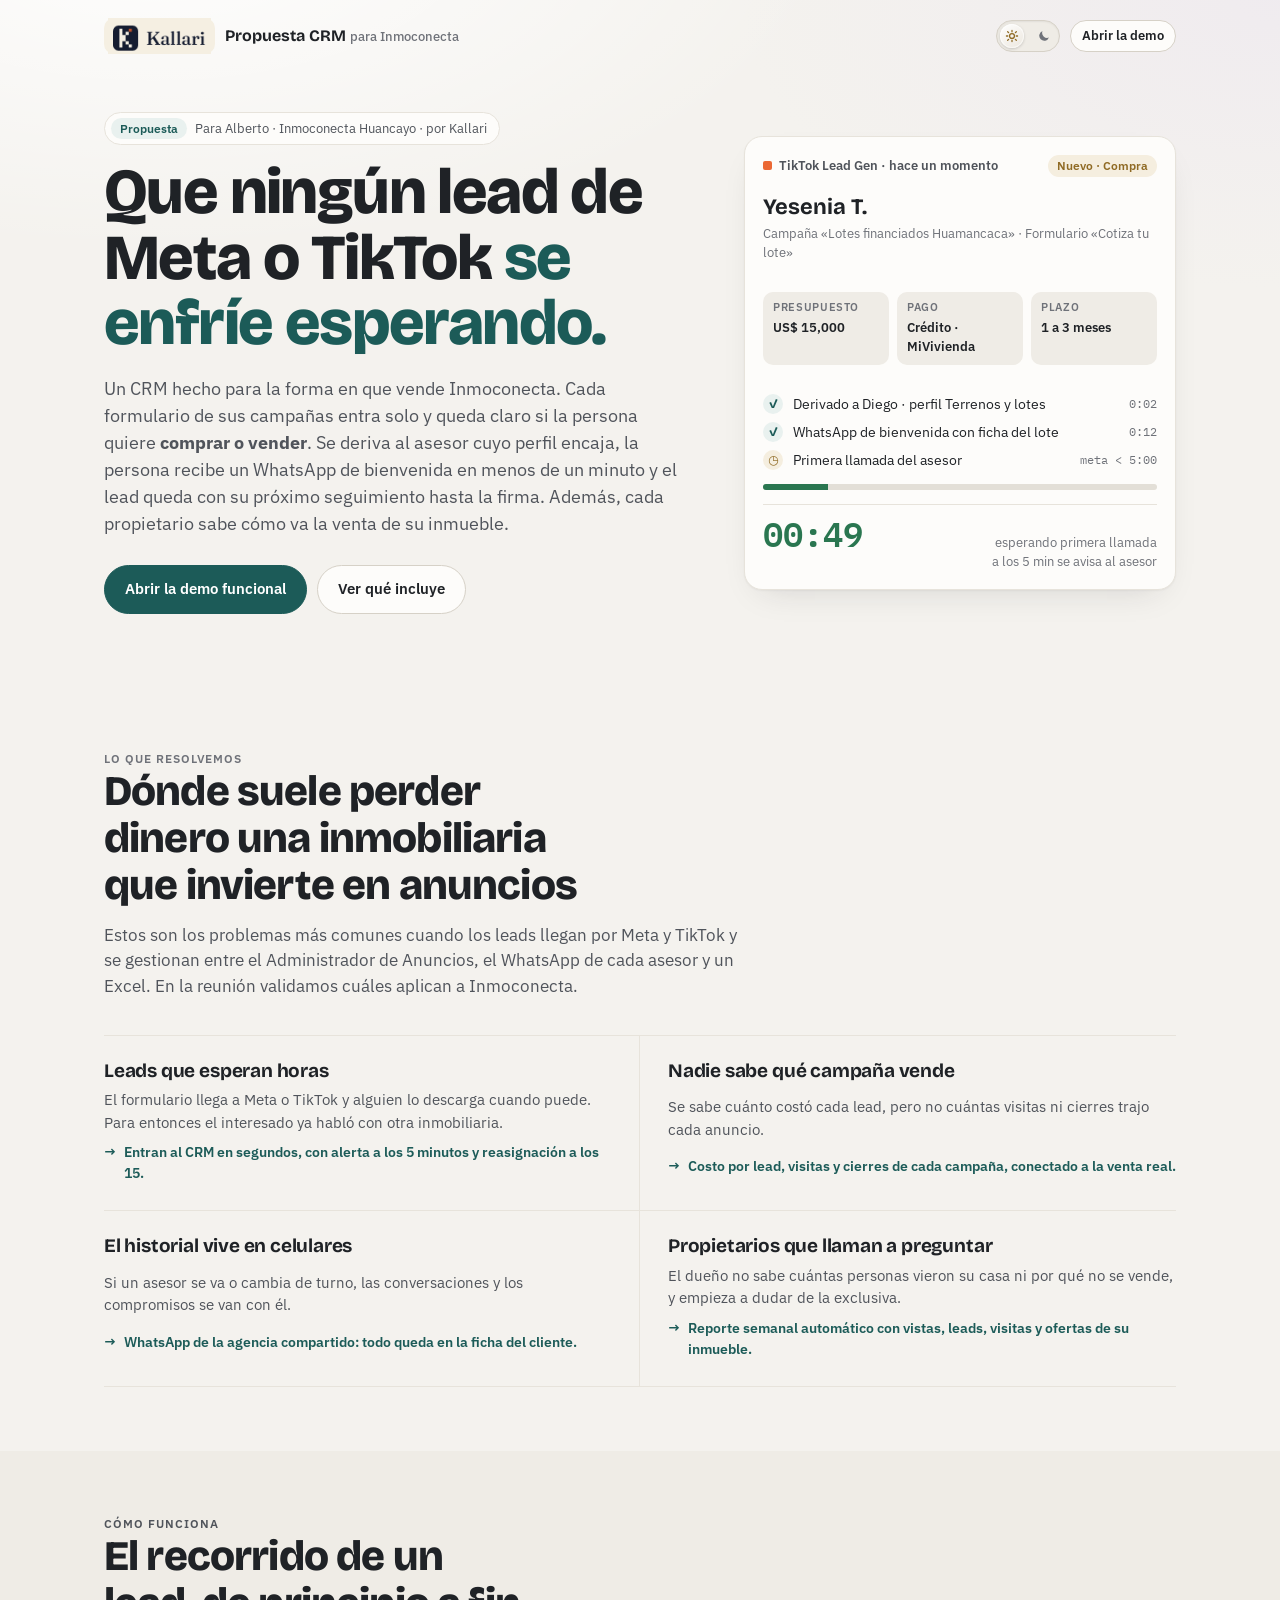
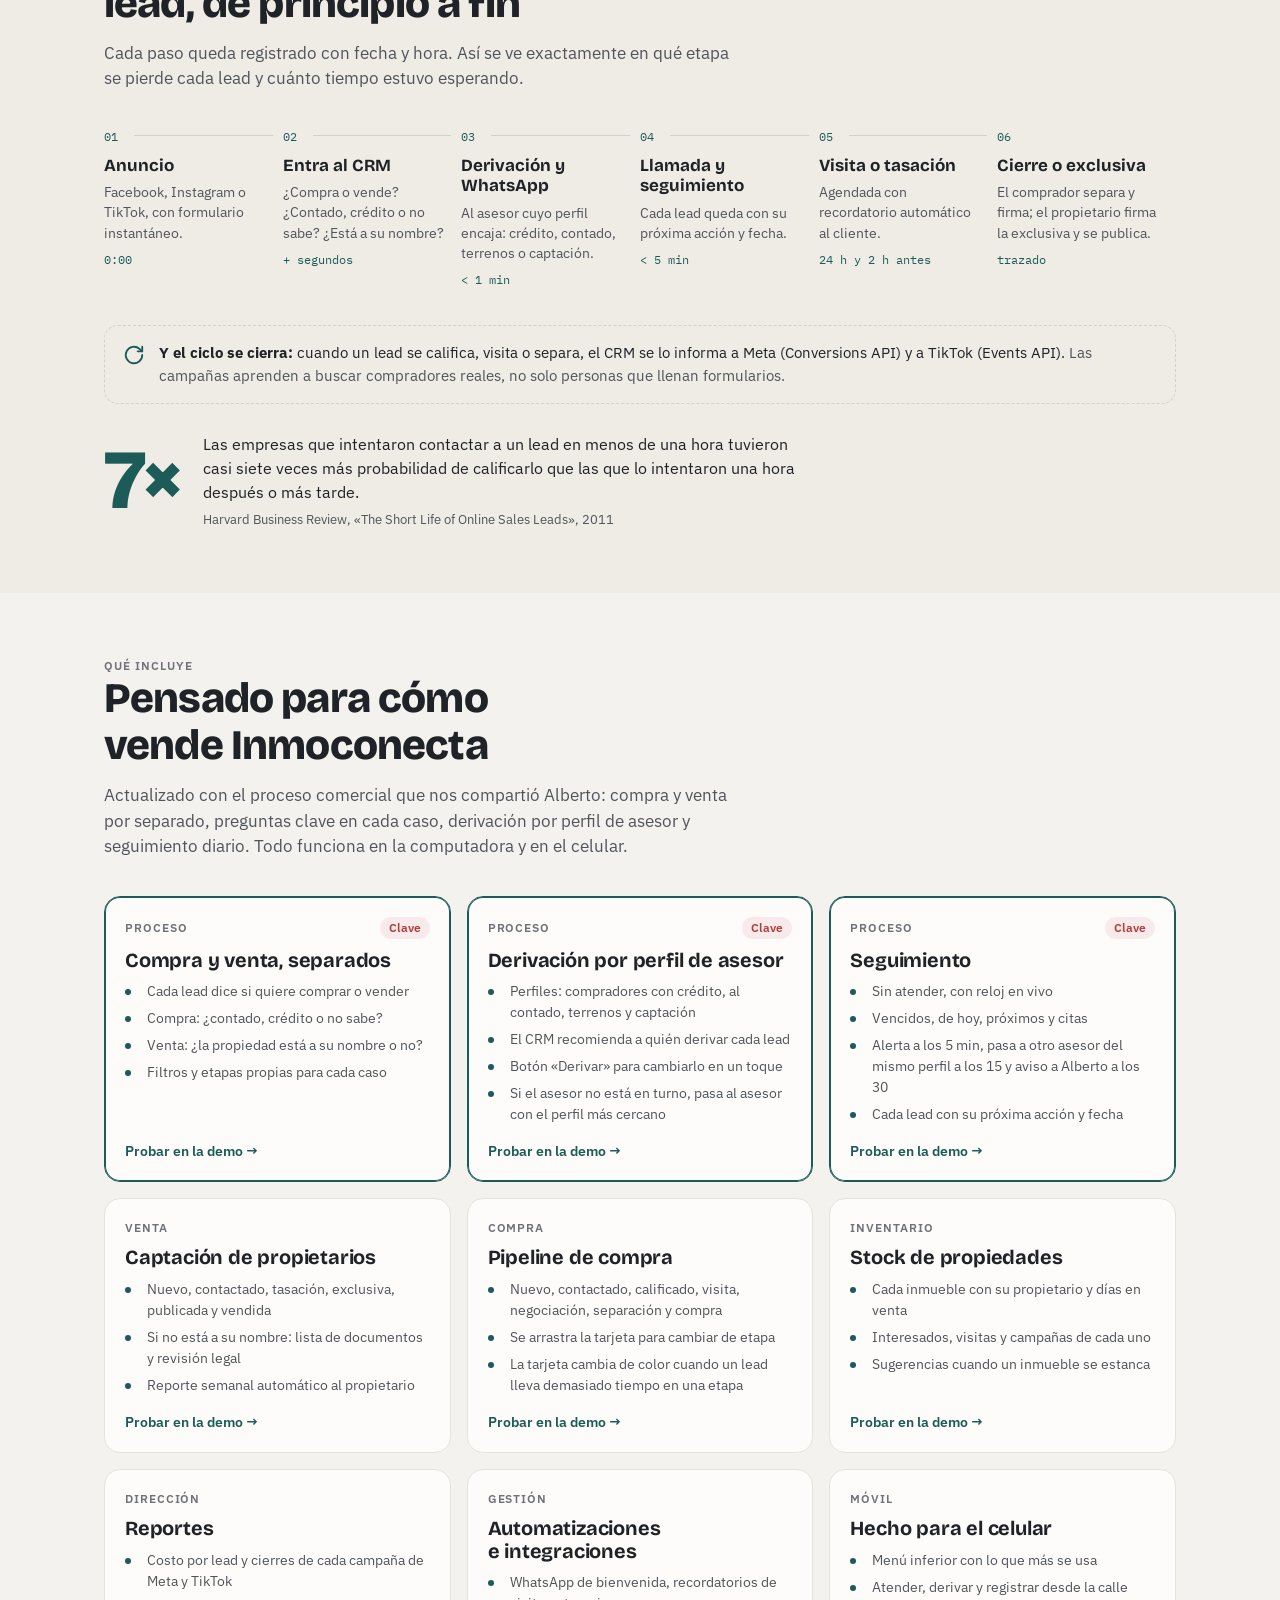
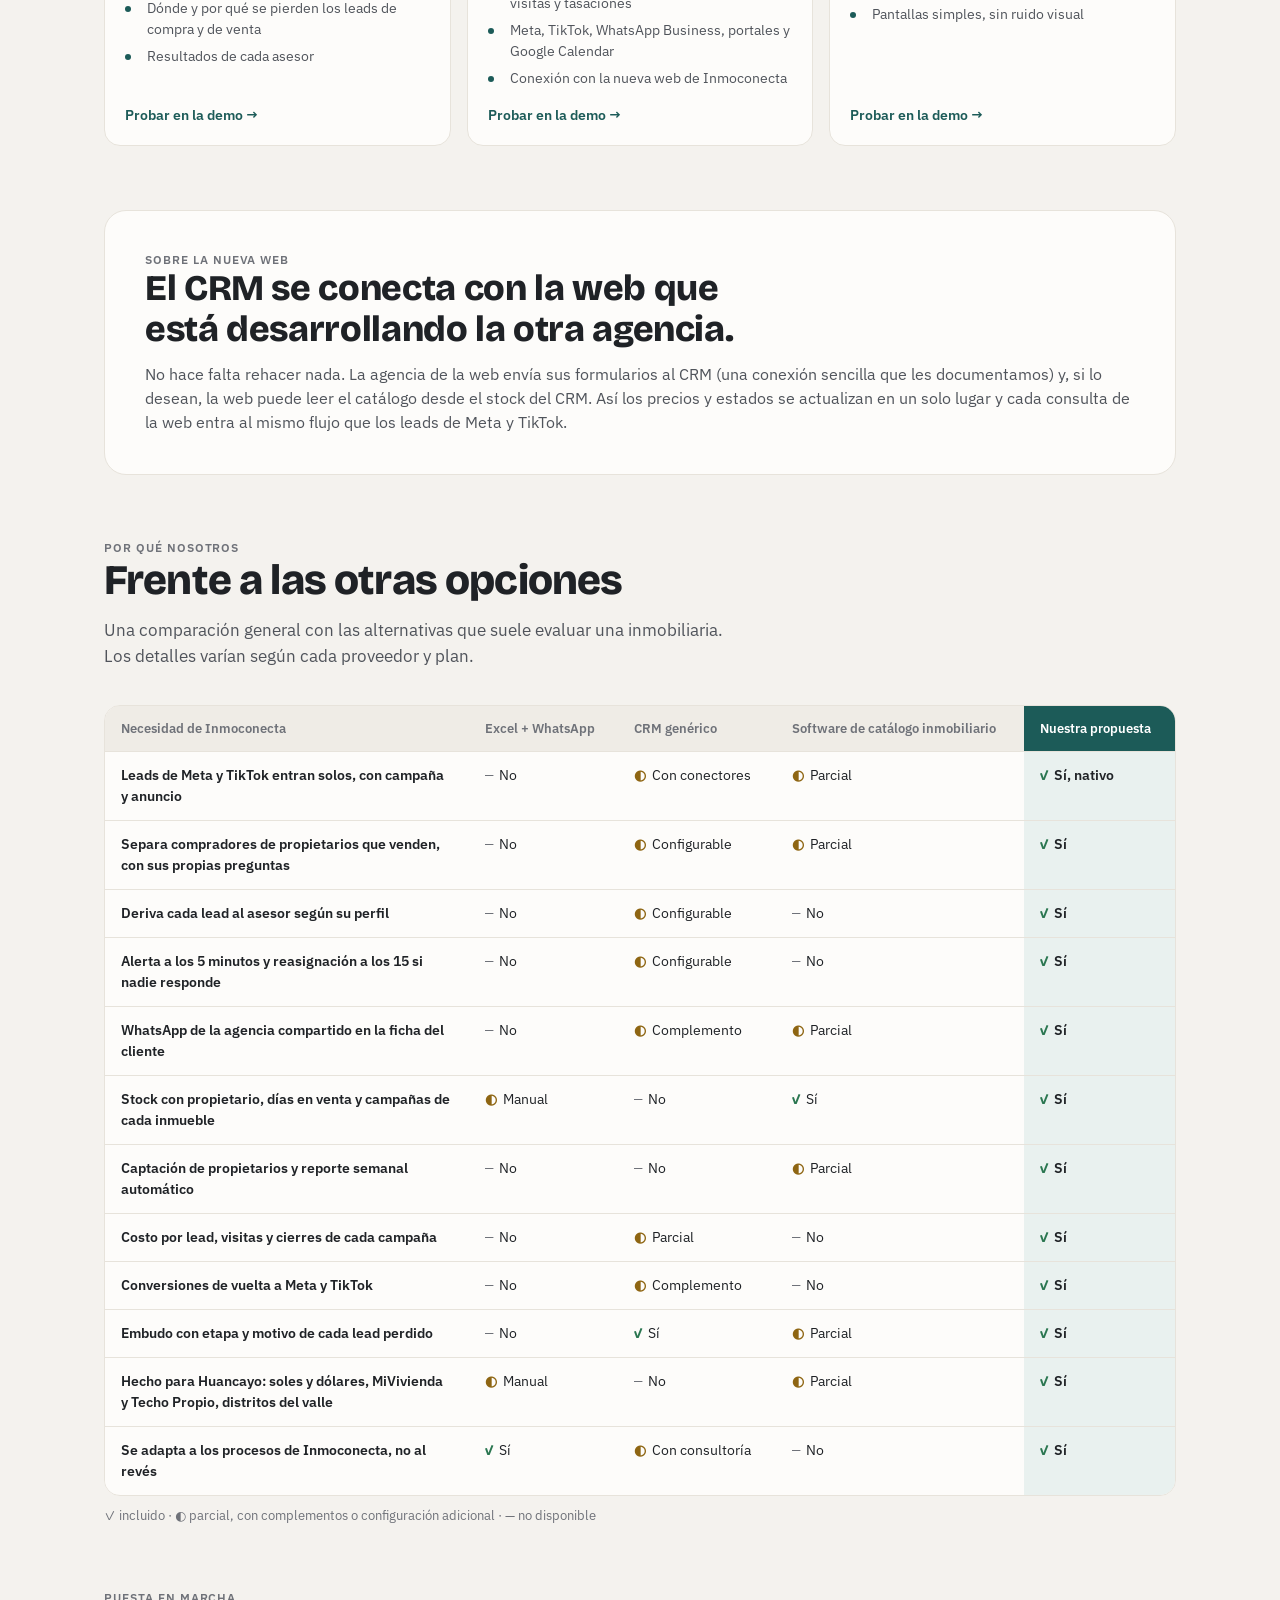
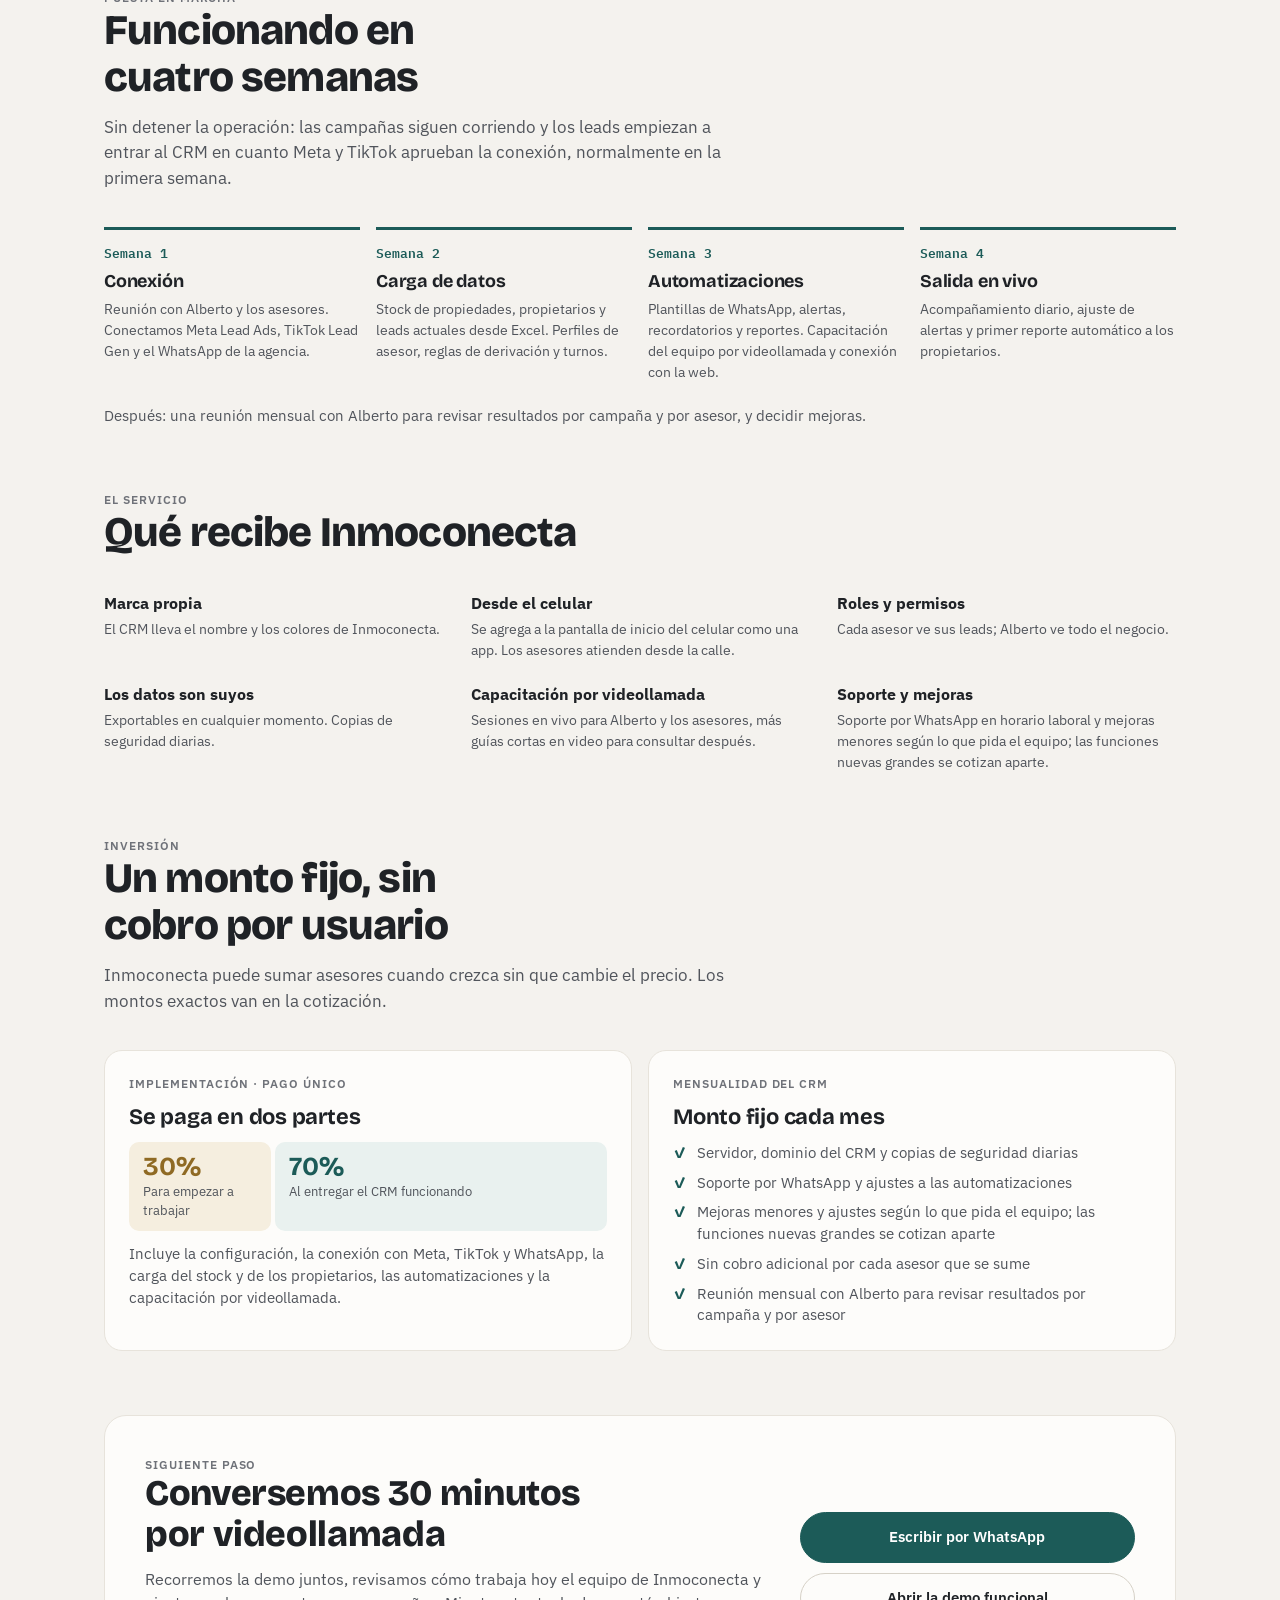
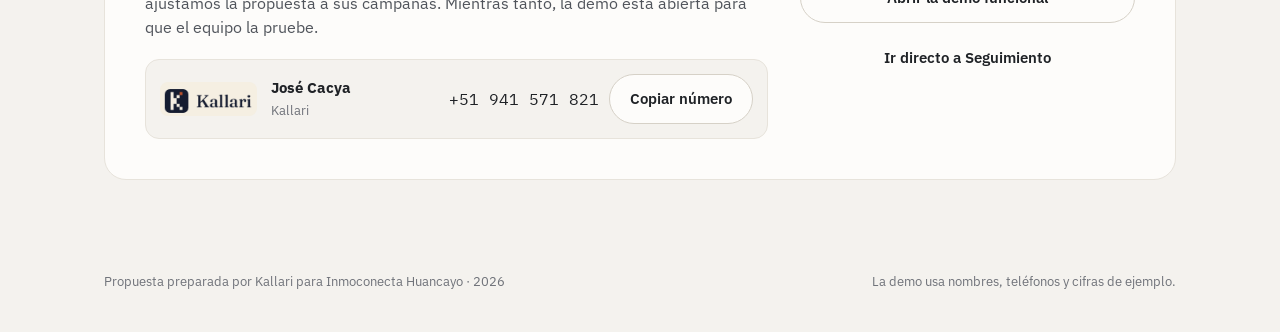
<file: site/index.html>
<!doctype html>
<html lang="es">
<head>
<meta charset="utf-8">
<meta name="viewport" content="width=device-width, initial-scale=1, viewport-fit=cover">
<title>Propuesta CRM Inmoconecta</title>
<meta name="description" content="Propuesta de CRM inmobiliario para Inmoconecta Huancayo: leads de Meta y TikTok separados en compra y venta, derivación por perfil de asesor, seguimiento diario, captación de propietarios y stock de propiedades.">
<meta name="theme-color" content="#f4f2ee">
<link rel="preconnect" href="https://fonts.googleapis.com">
<link rel="preconnect" href="https://fonts.gstatic.com" crossorigin>
<link rel="stylesheet" href="https://fonts.googleapis.com/css2?family=Bricolage+Grotesque:opsz,wght@12..96,500;12..96,700;12..96,800&family=IBM+Plex+Mono:wght@400;500;600&family=IBM+Plex+Sans:wght@400;500;600;700&display=swap">
<link rel="stylesheet" href="assets/base.css">
<script src="assets/theme.js"></script>
<style>
  /* Layout: columna de lectura de 1120px, todo en blanco; la banda del recorrido se separa con un gris muy claro. */
  :root { --band: var(--surface-2); --band-ink: var(--ink); --band-muted: var(--ink-2); --band-line: var(--line-strong); --band-accent: var(--accent); }

  .wrap { max-width: 1120px; margin: 0 auto; padding-inline: 24px; }
  header.bar { padding-block: 18px; }
  header.bar .wrap { display: flex; align-items: center; gap: 14px; justify-content: space-between; flex-wrap: wrap; }
  .logo { display: flex; align-items: center; gap: 10px; font-family: var(--font-display); font-weight: 700; font-size: 18px; }
  .logo span.mark { width: 32px; height: 32px; border-radius: 9px; background: var(--accent); color: var(--accent-ink); display: grid; place-items: center; font-weight: 800; }
  .logo small { font-family: var(--font-body); font-weight: 500; color: var(--muted); font-size: 13px; }

  section { padding-block: 64px; }
  .hero { padding-block: 40px 72px; }
  .hero .wrap { display: grid; grid-template-columns: minmax(0, 1.15fr) minmax(0, .85fr); gap: 56px; align-items: center; }
  .hero h1 { font-size: clamp(36px, 5.4vw, 64px); font-weight: 800; letter-spacing: -0.025em; line-height: 1.02; margin-top: 14px; }
  .hero h1 em { font-style: normal; color: var(--accent); }
  .hero p.lead { font-size: 18px; color: var(--ink-2); margin-top: 20px; max-width: 58ch; }
  .hero .ctas { display: flex; gap: 10px; margin-top: 28px; flex-wrap: wrap; }
  .hero .btn { padding: 12px 20px; font-size: 15px; }
  .for { display: inline-flex; gap: 8px; align-items: center; font-size: 13px; color: var(--ink-2); background: var(--surface); border: 1px solid var(--line); border-radius: 999px; padding: 5px 12px 5px 6px; }
  .for .pill { font-size: 11.5px; }

  /* Tarjeta de lead en vivo */
  .livecard { background: var(--surface); border: 1px solid var(--line); border-radius: 18px; box-shadow: var(--shadow); padding: 18px; display: flex; flex-direction: column; gap: 14px; }
  .lc-top { display: flex; justify-content: space-between; align-items: center; gap: 10px; }
  .lc-src { display: inline-flex; gap: 7px; align-items: center; font-size: 12.5px; font-weight: 600; color: var(--ink-2); }
  .lc-src i { width: 9px; height: 9px; border-radius: 2px; background: var(--series-2); }
  .lc-name { font-family: var(--font-display); font-size: 22px; font-weight: 700; }
  .lc-sub { font-size: 13px; color: var(--muted); }
  .lc-answers { display: grid; grid-template-columns: repeat(3, minmax(0, 1fr)); gap: 8px; }
  .lc-answers div { background: var(--surface-2); border-radius: 10px; padding: 8px 10px; min-width: 0; }
  .lc-answers dt { font-size: 10.5px; text-transform: uppercase; letter-spacing: .06em; color: var(--muted); font-weight: 600; }
  .lc-answers dd { margin: 2px 0 0; font-size: 13px; font-weight: 600; }
  .lc-steps { list-style: none; padding: 0; margin: 0; display: flex; flex-direction: column; gap: 8px; font-size: 13.5px; }
  .lc-steps li { display: grid; grid-template-columns: 20px minmax(0, 1fr) auto; gap: 10px; align-items: center; }
  .lc-steps .st { width: 20px; height: 20px; border-radius: 50%; display: grid; place-items: center; background: var(--accent-soft); color: var(--accent); font-size: 12px; font-weight: 700; }
  .lc-steps .st.wait { background: var(--gold-soft); color: var(--gold); }
  .lc-steps .t { font-family: var(--font-mono); font-size: 12px; color: var(--muted); }
  .clock { display: flex; align-items: baseline; justify-content: space-between; gap: 12px; border-top: 1px solid var(--line); padding-top: 12px; }
  .clock b { font-family: var(--font-mono); font-size: 34px; font-weight: 600; font-variant-numeric: tabular-nums; color: var(--ok); line-height: 1; }
  .clock b.warn { color: var(--warn); }
  .clock span { font-size: 12.5px; color: var(--muted); text-align: right; }
  .meter { height: 6px; border-radius: 3px; background: var(--surface-3); overflow: hidden; }
  .meter span { display: block; height: 100%; background: var(--ok); width: 0; transition: width 1s linear; }
  .meter span.warn { background: var(--warn); }

  h2.sec { font-size: clamp(28px, 3.6vw, 42px); font-weight: 800; letter-spacing: -0.02em; max-width: 22ch; }
  p.intro { font-size: 17px; color: var(--ink-2); max-width: 64ch; margin-top: 14px; }
  .sec-head { margin-bottom: 36px; }

  /* Diagnóstico */
  .pains { display: grid; grid-template-columns: repeat(2, minmax(0, 1fr)); gap: 0; border-top: 1px solid var(--line); }
  .pain { padding: 24px 28px 26px 0; border-bottom: 1px solid var(--line); display: grid; grid-template-columns: minmax(0, 1fr); gap: 8px; }
  .pain:nth-child(odd) { border-right: 1px solid var(--line); }
  .pain:nth-child(even) { padding-left: 28px; padding-right: 0; }
  .pain h3 { font-size: 19px; font-weight: 700; }
  .pain p { color: var(--ink-2); font-size: 15px; }
  .pain .fix { font-size: 14px; color: var(--accent); font-weight: 600; display: flex; gap: 8px; }
  .pain .fix::before { content: "→"; }

  /* Banda del recorrido */
  .band { background: var(--band); color: var(--band-ink); }
  .band h2.sec { color: var(--ink); }
  .band p.intro { color: var(--band-muted); }
  .flow { list-style: none; margin: 0; padding: 0; display: grid; grid-template-columns: repeat(6, minmax(0, 1fr)); gap: 0; counter-reset: s; }
  .flow li { position: relative; padding: 0 16px 0 0; counter-increment: s; }
  .flow li::before { content: counter(s, decimal-leading-zero); font-family: var(--font-mono); font-size: 12px; color: var(--band-accent); display: block; margin-bottom: 10px; }
  .flow li::after { content: ""; position: absolute; top: 7px; left: 30px; right: 10px; height: 1px; background: var(--band-line); }
  .flow li:last-child::after { display: none; }
  .flow b { display: block; font-family: var(--font-display); font-size: 17px; color: var(--ink); margin-bottom: 6px; line-height: 1.2; }
  .flow span { font-size: 13.5px; color: var(--band-muted); display: block; }
  .flow .time { font-family: var(--font-mono); font-size: 12px; color: var(--band-accent); margin-top: 8px; }
  .loop { margin-top: 36px; border: 1px dashed var(--band-line); border-radius: 14px; padding: 16px 18px; display: flex; gap: 14px; align-items: flex-start; }
  .loop svg { width: 22px; height: 22px; color: var(--band-accent); flex: none; margin-top: 2px; }
  .loop p { font-size: 15px; color: var(--band-ink); }
  .loop p span { color: var(--band-muted); }
  .quote { margin-top: 28px; display: grid; grid-template-columns: auto minmax(0, 1fr); gap: 20px; align-items: center; }
  .quote .big { font-family: var(--font-display); font-weight: 800; font-size: clamp(48px, 7vw, 84px); color: var(--band-accent); line-height: .9; }
  .quote p { font-size: 16px; color: var(--band-ink); max-width: 60ch; }
  .quote cite { display: block; font-style: normal; font-size: 12.5px; color: var(--band-muted); margin-top: 6px; }

  /* Módulos */
  .mods { display: grid; grid-template-columns: repeat(3, minmax(0, 1fr)); gap: 16px; }
  .mod { background: var(--surface); border: 1px solid var(--line); border-radius: 16px; padding: 20px; display: flex; flex-direction: column; gap: 10px; min-width: 0; }
  .mod.key { border-color: var(--accent); box-shadow: inset 0 0 0 1px var(--accent); }
  .mod .top { display: flex; justify-content: space-between; align-items: center; gap: 8px; }
  .mod .grp { font-size: 11.5px; letter-spacing: .08em; text-transform: uppercase; color: var(--muted); font-weight: 600; }
  .mod h3 { font-size: 20px; }
  .mod ul { margin: 0; padding: 0; list-style: none; display: flex; flex-direction: column; gap: 6px; font-size: 14px; color: var(--ink-2); }
  .mod li { display: grid; grid-template-columns: 14px minmax(0, 1fr); gap: 8px; }
  .mod li::before { content: ""; width: 6px; height: 6px; border-radius: 50%; background: var(--accent); margin-top: 8px; }
  .mod a.try { margin-top: auto; font-size: 13.5px; font-weight: 600; text-decoration: none; padding-top: 6px; }
  .mod a.try:hover { text-decoration: underline; }

  /* Comparativa */
  .cmp-wrap { overflow-x: auto; border: 1px solid var(--line); border-radius: 16px; background: var(--surface); }
  table.cmp { width: 100%; border-collapse: collapse; font-size: 14px; min-width: 760px; }
  .cmp th, .cmp td { padding: 13px 16px; border-bottom: 1px solid var(--line); text-align: left; vertical-align: top; }
  .cmp thead th { font-size: 12.5px; color: var(--muted); font-weight: 600; background: var(--surface-2); }
  .cmp thead th.us { background: var(--accent); color: var(--accent-ink); }
  .cmp td.us { background: var(--accent-soft); font-weight: 600; }
  .cmp tbody tr:last-child td { border-bottom: 0; }
  .cmp td:first-child { font-weight: 600; width: 34%; }
  .cmp th:first-child, .cmp td:first-child { position: sticky; left: 0; z-index: 1; background: var(--surface); box-shadow: 1px 0 0 var(--line); }
  .cmp thead th:first-child { background: var(--surface-2); }
  .cmp-hint { display: none; font-size: 12.5px; color: var(--muted); margin-bottom: 8px; }
  @media (max-width: 800px) {
    .cmp-hint { display: block; }
    .cmp th:first-child, .cmp td:first-child { width: 44%; min-width: 160px; }
    table.cmp { min-width: 680px; }
  }
  .mk { display: inline-flex; align-items: center; gap: 6px; white-space: nowrap; }
  .mk::before { font-family: var(--font-mono); font-weight: 700; }
  .mk.y::before { content: "✓"; color: var(--ok); }
  .mk.p::before { content: "◐"; color: var(--warn); }
  .mk.n::before { content: "—"; color: var(--muted); }
  .cmp-note { font-size: 12.5px; color: var(--muted); margin-top: 10px; }

  /* Implementación */
  .plan { display: grid; grid-template-columns: repeat(4, minmax(0, 1fr)); gap: 16px; }
  .wk { border-top: 3px solid var(--accent); padding-top: 14px; display: flex; flex-direction: column; gap: 8px; }
  .wk .n { font-family: var(--font-mono); font-size: 12.5px; color: var(--accent); font-weight: 600; }
  .wk h3 { font-size: 18px; }
  .wk p { font-size: 14px; color: var(--ink-2); }
  .after { margin-top: 22px; font-size: 14.5px; color: var(--ink-2); }

  .incl { display: grid; grid-template-columns: repeat(3, minmax(0, 1fr)); gap: 22px 28px; }
  .incl div { display: flex; flex-direction: column; gap: 4px; }
  .incl b { font-size: 15.5px; }
  .incl span { font-size: 14px; color: var(--ink-2); }

  .next { background: var(--surface); border: 1px solid var(--line); border-radius: 22px; padding: 40px; display: grid; grid-template-columns: minmax(0, 1.3fr) minmax(0, .7fr); gap: 32px; align-items: center; }
  .next h2 { font-size: clamp(26px, 3.2vw, 36px); font-weight: 800; }
  .next p { color: var(--ink-2); margin-top: 12px; font-size: 16px; }
  .next .ctas { display: flex; flex-direction: column; gap: 10px; }
  .next .btn { padding: 13px 20px; font-size: 15px; }
  footer { padding-block: 28px 40px; color: var(--muted); font-size: 13px; }
  footer .wrap { display: flex; justify-content: space-between; gap: 12px; flex-wrap: wrap; }


  .bar-actions { display: flex; align-items: center; gap: 10px; }
  .logo .kallari { display: inline-flex; background: #f5efe2; border-radius: 10px; padding: 0 4px; line-height: 0; }
  .logo .kallari img { height: 36px; width: auto; }
  .logo-for { font-size: 16px; }
  .logo-for small { font-family: var(--font-body); font-weight: 500; color: var(--muted); font-size: 13px; }
  .invest { display: grid; grid-template-columns: repeat(2, minmax(0, 1fr)); gap: 16px; }
  .inv-card { background: var(--surface); border: 1px solid var(--line); border-radius: 18px; padding: 24px; display: flex; flex-direction: column; gap: 12px; min-width: 0; }
  .inv-card h3 { font-size: 22px; }
  .inv-card p { color: var(--ink-2); font-size: 14.5px; }
  .inv-card ul { margin: 0; padding: 0; list-style: none; display: flex; flex-direction: column; gap: 8px; font-size: 14.5px; color: var(--ink-2); }
  .inv-card li { display: grid; grid-template-columns: 18px minmax(0, 1fr); gap: 6px; }
  .inv-card li::before { content: "✓"; color: var(--accent); font-weight: 700; }
  .split { display: grid; grid-template-columns: 3fr 7fr; gap: 4px; }
  .split div { border-radius: 10px; padding: 12px 14px; display: flex; flex-direction: column; gap: 2px; min-width: 0; }
  .split .s30 { background: var(--gold-soft); }
  .split .s70 { background: var(--accent-soft); }
  .split b { font-family: var(--font-display); font-size: 26px; line-height: 1; }
  .split .s30 b { color: var(--gold); }
  .split .s70 b { color: var(--accent); }
  .split span { font-size: 12.5px; color: var(--ink-2); }
  .contact { margin-top: 20px; display: flex; align-items: center; gap: 14px; flex-wrap: wrap; padding: 14px; border: 1px solid var(--line); border-radius: 14px; background: var(--bg); }
  .contact img { height: 34px; width: auto; border-radius: 8px; }
  .contact b { display: block; font-size: 15px; }
  .contact span { font-size: 13px; color: var(--muted); }
  .contact .phone { margin-left: auto; display: flex; align-items: center; gap: 10px; flex-wrap: wrap; }
  .contact #phone { font-family: var(--font-mono); font-size: 16px; color: var(--ink); user-select: all; }
  @media (max-width: 760px) {
    .invest { grid-template-columns: minmax(0, 1fr); }
    .split { grid-template-columns: 1fr 1fr; }
    .contact .phone { margin-left: 0; }
    .logo-for { display: none; }
  }
  @media (max-width: 960px) {
    .hero .wrap { grid-template-columns: minmax(0, 1fr); gap: 36px; }
    .flow { grid-template-columns: repeat(2, minmax(0, 1fr)); gap: 28px 20px; }
    .flow li::after { display: none; }
    .mods { grid-template-columns: repeat(2, minmax(0, 1fr)); }
    .plan { grid-template-columns: repeat(2, minmax(0, 1fr)); gap: 28px 16px; }
    .incl { grid-template-columns: repeat(2, minmax(0, 1fr)); }
    .next { grid-template-columns: minmax(0, 1fr); padding: 28px; }
  }
  @media (max-width: 640px) {
    .wrap { padding-inline: 16px; }
    section { padding-block: 48px; }
    .hero { padding-block: 16px 48px; }
    .hero p.lead { font-size: 16.5px; }
    .pains { grid-template-columns: minmax(0, 1fr); }
    .pain, .pain:nth-child(even) { padding: 20px 0; border-right: 0; }
    .pain:nth-child(odd) { border-right: 0; }
    .mods, .plan, .incl { grid-template-columns: minmax(0, 1fr); }
    .lc-answers { grid-template-columns: repeat(2, minmax(0, 1fr)); }
    .quote { grid-template-columns: minmax(0, 1fr); gap: 8px; }
    .next { padding: 22px; }
  }
</style>
</head>
<body>

<header class="bar">
  <div class="wrap">
    <div class="logo"><span class="kallari"><img src="assets/kallari-logo.png" width="123" height="43" alt="Kallari"></span><span class="logo-for">Propuesta CRM <small>para Inmoconecta</small></span></div>
    <div class="bar-actions"><button type="button" class="theme-toggle" data-theme-toggle aria-label="Modo oscuro"></button><a class="btn sm" href="demo.html">Abrir la demo</a></div>
  </div>
</header>

<section class="hero">
  <div class="wrap">
    <div>
      <span class="for"><span class="pill accent">Propuesta</span>Para Alberto · Inmoconecta Huancayo · por Kallari</span>
      <h1>Que ningún lead de Meta o TikTok <em>se enfríe esperando.</em></h1>
      <p class="lead">Un CRM hecho para la forma en que vende Inmoconecta. Cada formulario de sus campañas entra solo y queda claro si la persona quiere <b>comprar o vender</b>. Se deriva al asesor cuyo perfil encaja, la persona recibe un WhatsApp de bienvenida en menos de un minuto y el lead queda con su próximo seguimiento hasta la firma. Además, cada propietario sabe cómo va la venta de su inmueble.</p>
      <div class="ctas">
        <a class="btn primary" href="demo.html">Abrir la demo funcional</a>
        <a class="btn" href="#modulos">Ver qué incluye</a>
      </div>
    </div>

    <div class="livecard" role="figure" aria-label="Ejemplo: así se ve un lead recién llegado">
      <div class="lc-top">
        <span class="lc-src"><i></i>TikTok Lead Gen · hace un momento</span>
        <span class="pill gold">Nuevo · Compra</span>
      </div>
      <div>
        <div class="lc-name">Yesenia T.</div>
        <div class="lc-sub">Campaña «Lotes financiados Huamancaca» · Formulario «Cotiza tu lote»</div>
      </div>
      <dl class="lc-answers">
        <div><dt>Presupuesto</dt><dd>US$ 15,000</dd></div>
        <div><dt>Pago</dt><dd>Crédito · MiVivienda</dd></div>
        <div><dt>Plazo</dt><dd>1 a 3 meses</dd></div>
      </dl>
      <ol class="lc-steps">
        <li><span class="st">✓</span><span>Derivado a Diego · perfil Terrenos y lotes</span><span class="t">0:02</span></li>
        <li><span class="st">✓</span><span>WhatsApp de bienvenida con ficha del lote</span><span class="t">0:12</span></li>
        <li><span class="st wait">◷</span><span>Primera llamada del asesor</span><span class="t">meta &lt; 5:00</span></li>
      </ol>
      <div class="meter" aria-hidden="true"><span id="meter"></span></div>
      <div class="clock"><b id="clock">00:00</b><span id="clock-note">esperando primera llamada<br>a los 5 min se avisa al asesor</span></div>
    </div>
  </div>
</section>

<section id="diagnostico">
  <div class="wrap">
    <div class="sec-head">
      <div class="eyebrow">Lo que resolvemos</div>
      <h2 class="sec">Dónde suele perder dinero una inmobiliaria que invierte en anuncios</h2>
      <p class="intro">Estos son los problemas más comunes cuando los leads llegan por Meta y TikTok y se gestionan entre el Administrador de Anuncios, el WhatsApp de cada asesor y un Excel. En la reunión validamos cuáles aplican a Inmoconecta.</p>
    </div>
    <div class="pains">
      <div class="pain"><h3>Leads que esperan horas</h3><p>El formulario llega a Meta o TikTok y alguien lo descarga cuando puede. Para entonces el interesado ya habló con otra inmobiliaria.</p><span class="fix">Entran al CRM en segundos, con alerta a los 5 minutos y reasignación a los 15.</span></div>
      <div class="pain"><h3>Nadie sabe qué campaña vende</h3><p>Se sabe cuánto costó cada lead, pero no cuántas visitas ni cierres trajo cada anuncio.</p><span class="fix">Costo por lead, visitas y cierres de cada campaña, conectado a la venta real.</span></div>
      <div class="pain"><h3>El historial vive en celulares</h3><p>Si un asesor se va o cambia de turno, las conversaciones y los compromisos se van con él.</p><span class="fix">WhatsApp de la agencia compartido: todo queda en la ficha del cliente.</span></div>
      <div class="pain"><h3>Propietarios que llaman a preguntar</h3><p>El dueño no sabe cuántas personas vieron su casa ni por qué no se vende, y empieza a dudar de la exclusiva.</p><span class="fix">Reporte semanal automático con vistas, leads, visitas y ofertas de su inmueble.</span></div>
    </div>
  </div>
</section>

<section class="band" id="recorrido">
  <div class="wrap">
    <div class="sec-head">
      <div class="eyebrow" style="color:var(--band-muted)">Cómo funciona</div>
      <h2 class="sec">El recorrido de un lead, de principio a fin</h2>
      <p class="intro">Cada paso queda registrado con fecha y hora. Así se ve exactamente en qué etapa se pierde cada lead y cuánto tiempo estuvo esperando.</p>
    </div>
    <ol class="flow">
      <li><b>Anuncio</b><span>Facebook, Instagram o TikTok, con formulario instantáneo.</span><span class="time">0:00</span></li>
      <li><b>Entra al CRM</b><span>¿Compra o vende? ¿Contado, crédito o no sabe? ¿Está a su nombre?</span><span class="time">+ segundos</span></li>
      <li><b>Derivación y WhatsApp</b><span>Al asesor cuyo perfil encaja: crédito, contado, terrenos o captación.</span><span class="time">&lt; 1 min</span></li>
      <li><b>Llamada y seguimiento</b><span>Cada lead queda con su próxima acción y fecha.</span><span class="time">&lt; 5 min</span></li>
      <li><b>Visita o tasación</b><span>Agendada con recordatorio automático al cliente.</span><span class="time">24 h y 2 h antes</span></li>
      <li><b>Cierre o exclusiva</b><span>El comprador separa y firma; el propietario firma la exclusiva y se publica.</span><span class="time">trazado</span></li>
    </ol>
    <div class="loop">
      <svg viewBox="0 0 24 24" fill="none" stroke="currentColor" stroke-width="2" stroke-linecap="round" stroke-linejoin="round" aria-hidden="true"><path d="M21 12a9 9 0 1 1-3-6.7L21 8"/><path d="M21 3v5h-5"/></svg>
      <p><b>Y el ciclo se cierra:</b> cuando un lead se califica, visita o separa, el CRM se lo informa a Meta (Conversions API) y a TikTok (Events API). <span>Las campañas aprenden a buscar compradores reales, no solo personas que llenan formularios.</span></p>
    </div>
    <div class="quote">
      <div class="big">7×</div>
      <p>Las empresas que intentaron contactar a un lead en menos de una hora tuvieron casi siete veces más probabilidad de calificarlo que las que lo intentaron una hora después o más tarde.<cite>Harvard Business Review, «The Short Life of Online Sales Leads», 2011</cite></p>
    </div>
  </div>
</section>

<section id="modulos">
  <div class="wrap">
    <div class="sec-head">
      <div class="eyebrow">Qué incluye</div>
      <h2 class="sec">Pensado para cómo vende Inmoconecta</h2>
      <p class="intro">Actualizado con el proceso comercial que nos compartió Alberto: compra y venta por separado, preguntas clave en cada caso, derivación por perfil de asesor y seguimiento diario. Todo funciona en la computadora y en el celular.</p>
    </div>
    <div class="mods">
      <article class="mod key"><div class="top"><span class="grp">Proceso</span><span class="pill crit">Clave</span></div><h3>Compra y venta, separados</h3><ul><li>Cada lead dice si quiere comprar o vender</li><li>Compra: ¿contado, crédito o no sabe?</li><li>Venta: ¿la propiedad está a su nombre o no?</li><li>Filtros y etapas propias para cada caso</li></ul><a class="try" href="demo.html#leads">Probar en la demo →</a></article>
      <article class="mod key"><div class="top"><span class="grp">Proceso</span><span class="pill crit">Clave</span></div><h3>Derivación por perfil de asesor</h3><ul><li>Perfiles: compradores con crédito, al contado, terrenos y captación</li><li>El CRM recomienda a quién derivar cada lead</li><li>Botón «Derivar» para cambiarlo en un toque</li><li>Si el asesor no está en turno, pasa al asesor con el perfil más cercano</li></ul><a class="try" href="demo.html#ajustes">Probar en la demo →</a></article>
      <article class="mod key"><div class="top"><span class="grp">Proceso</span><span class="pill crit">Clave</span></div><h3>Seguimiento</h3><ul><li>Sin atender, con reloj en vivo</li><li>Vencidos, de hoy, próximos y citas</li><li>Alerta a los 5 min, pasa a otro asesor del mismo perfil a los 15 y aviso a Alberto a los 30</li><li>Cada lead con su próxima acción y fecha</li></ul><a class="try" href="demo.html#seguimiento">Probar en la demo →</a></article>
      <article class="mod"><div class="top"><span class="grp">Venta</span></div><h3>Captación de propietarios</h3><ul><li>Nuevo, contactado, tasación, exclusiva, publicada y vendida</li><li>Si no está a su nombre: lista de documentos y revisión legal</li><li>Reporte semanal automático al propietario</li></ul><a class="try" href="demo.html#captacion">Probar en la demo →</a></article>
      <article class="mod"><div class="top"><span class="grp">Compra</span></div><h3>Pipeline de compra</h3><ul><li>Nuevo, contactado, calificado, visita, negociación, separación y compra</li><li>Se arrastra la tarjeta para cambiar de etapa</li><li>La tarjeta cambia de color cuando un lead lleva demasiado tiempo en una etapa</li></ul><a class="try" href="demo.html#pipeline">Probar en la demo →</a></article>
      <article class="mod"><div class="top"><span class="grp">Inventario</span></div><h3>Stock de propiedades</h3><ul><li>Cada inmueble con su propietario y días en venta</li><li>Interesados, visitas y campañas de cada uno</li><li>Sugerencias cuando un inmueble se estanca</li></ul><a class="try" href="demo.html#propiedades">Probar en la demo →</a></article>
      <article class="mod"><div class="top"><span class="grp">Dirección</span></div><h3>Reportes</h3><ul><li>Costo por lead y cierres de cada campaña de Meta y TikTok</li><li>Dónde y por qué se pierden los leads de compra y de venta</li><li>Resultados de cada asesor</li></ul><a class="try" href="demo.html#reportes">Probar en la demo →</a></article>
      <article class="mod"><div class="top"><span class="grp">Gestión</span></div><h3>Automatizaciones e integraciones</h3><ul><li>WhatsApp de bienvenida, recordatorios de visitas y tasaciones</li><li>Meta, TikTok, WhatsApp Business, portales y Google Calendar</li><li>Conexión con la nueva web de Inmoconecta</li></ul><a class="try" href="demo.html#automatizaciones">Probar en la demo →</a></article>
      <article class="mod"><div class="top"><span class="grp">Móvil</span></div><h3>Hecho para el celular</h3><ul><li>Menú inferior con lo que más se usa</li><li>Atender, derivar y registrar desde la calle</li><li>Pantallas simples, sin ruido visual</li></ul><a class="try" href="demo.html#inicio">Probar en la demo →</a></article>
    </div>
  </div>
</section>

<section id="web" style="padding-top:0">
  <div class="wrap">
    <div class="next" style="grid-template-columns:minmax(0,1fr)">
      <div>
        <div class="eyebrow">Sobre la nueva web</div>
        <h2>El CRM se conecta con la web que está desarrollando la otra agencia.</h2>
        <p>No hace falta rehacer nada. La agencia de la web envía sus formularios al CRM (una conexión sencilla que les documentamos) y, si lo desean, la web puede leer el catálogo desde el stock del CRM. Así los precios y estados se actualizan en un solo lugar y cada consulta de la web entra al mismo flujo que los leads de Meta y TikTok.</p>
      </div>
    </div>
  </div>
</section>

<section id="comparativa" style="padding-top:0">
  <div class="wrap">
    <div class="sec-head">
      <div class="eyebrow">Por qué nosotros</div>
      <h2 class="sec">Frente a las otras opciones</h2>
      <p class="intro">Una comparación general con las alternativas que suele evaluar una inmobiliaria. Los detalles varían según cada proveedor y plan.</p>
    </div>
    <p class="cmp-hint">Desliza la tabla hacia la derecha para ver todas las columnas →</p>
    <div class="cmp-wrap">
      <table class="cmp">
        <thead><tr><th>Necesidad de Inmoconecta</th><th>Excel + WhatsApp</th><th>CRM genérico</th><th>Software de catálogo inmobiliario</th><th class="us">Nuestra propuesta</th></tr></thead>
        <tbody>
          <tr><td>Leads de Meta y TikTok entran solos, con campaña y anuncio</td><td><span class="mk n">No</span></td><td><span class="mk p">Con conectores</span></td><td><span class="mk p">Parcial</span></td><td class="us"><span class="mk y">Sí, nativo</span></td></tr>
          <tr><td>Separa compradores de propietarios que venden, con sus propias preguntas</td><td><span class="mk n">No</span></td><td><span class="mk p">Configurable</span></td><td><span class="mk p">Parcial</span></td><td class="us"><span class="mk y">Sí</span></td></tr>
          <tr><td>Deriva cada lead al asesor según su perfil</td><td><span class="mk n">No</span></td><td><span class="mk p">Configurable</span></td><td><span class="mk n">No</span></td><td class="us"><span class="mk y">Sí</span></td></tr>
          <tr><td>Alerta a los 5 minutos y reasignación a los 15 si nadie responde</td><td><span class="mk n">No</span></td><td><span class="mk p">Configurable</span></td><td><span class="mk n">No</span></td><td class="us"><span class="mk y">Sí</span></td></tr>
          <tr><td>WhatsApp de la agencia compartido en la ficha del cliente</td><td><span class="mk n">No</span></td><td><span class="mk p">Complemento</span></td><td><span class="mk p">Parcial</span></td><td class="us"><span class="mk y">Sí</span></td></tr>
          <tr><td>Stock con propietario, días en venta y campañas de cada inmueble</td><td><span class="mk p">Manual</span></td><td><span class="mk n">No</span></td><td><span class="mk y">Sí</span></td><td class="us"><span class="mk y">Sí</span></td></tr>
          <tr><td>Captación de propietarios y reporte semanal automático</td><td><span class="mk n">No</span></td><td><span class="mk n">No</span></td><td><span class="mk p">Parcial</span></td><td class="us"><span class="mk y">Sí</span></td></tr>
          <tr><td>Costo por lead, visitas y cierres de cada campaña</td><td><span class="mk n">No</span></td><td><span class="mk p">Parcial</span></td><td><span class="mk n">No</span></td><td class="us"><span class="mk y">Sí</span></td></tr>
          <tr><td>Conversiones de vuelta a Meta y TikTok</td><td><span class="mk n">No</span></td><td><span class="mk p">Complemento</span></td><td><span class="mk n">No</span></td><td class="us"><span class="mk y">Sí</span></td></tr>
          <tr><td>Embudo con etapa y motivo de cada lead perdido</td><td><span class="mk n">No</span></td><td><span class="mk y">Sí</span></td><td><span class="mk p">Parcial</span></td><td class="us"><span class="mk y">Sí</span></td></tr>
          <tr><td>Hecho para Huancayo: soles y dólares, MiVivienda y Techo Propio, distritos del valle</td><td><span class="mk p">Manual</span></td><td><span class="mk n">No</span></td><td><span class="mk p">Parcial</span></td><td class="us"><span class="mk y">Sí</span></td></tr>
          <tr><td>Se adapta a los procesos de Inmoconecta, no al revés</td><td><span class="mk y">Sí</span></td><td><span class="mk p">Con consultoría</span></td><td><span class="mk n">No</span></td><td class="us"><span class="mk y">Sí</span></td></tr>
        </tbody>
      </table>
    </div>
    <p class="cmp-note">✓ incluido · ◐ parcial, con complementos o configuración adicional · — no disponible</p>
  </div>
</section>

<section id="implementacion" style="padding-top:0">
  <div class="wrap">
    <div class="sec-head">
      <div class="eyebrow">Puesta en marcha</div>
      <h2 class="sec">Funcionando en cuatro semanas</h2>
      <p class="intro">Sin detener la operación: las campañas siguen corriendo y los leads empiezan a entrar al CRM en cuanto Meta y TikTok aprueban la conexión, normalmente en la primera semana.</p>
    </div>
    <div class="plan">
      <div class="wk"><span class="n">Semana 1</span><h3>Conexión</h3><p>Reunión con Alberto y los asesores. Conectamos Meta Lead Ads, TikTok Lead Gen y el WhatsApp de la agencia.</p></div>
      <div class="wk"><span class="n">Semana 2</span><h3>Carga de datos</h3><p>Stock de propiedades, propietarios y leads actuales desde Excel. Perfiles de asesor, reglas de derivación y turnos.</p></div>
      <div class="wk"><span class="n">Semana 3</span><h3>Automatizaciones</h3><p>Plantillas de WhatsApp, alertas, recordatorios y reportes. Capacitación del equipo por videollamada y conexión con la web.</p></div>
      <div class="wk"><span class="n">Semana 4</span><h3>Salida en vivo</h3><p>Acompañamiento diario, ajuste de alertas y primer reporte automático a los propietarios.</p></div>
    </div>
    <p class="after">Después: una reunión mensual con Alberto para revisar resultados por campaña y por asesor, y decidir mejoras.</p>
  </div>
</section>

<section id="incluye" style="padding-top:0">
  <div class="wrap">
    <div class="sec-head">
      <div class="eyebrow">El servicio</div>
      <h2 class="sec">Qué recibe Inmoconecta</h2>
    </div>
    <div class="incl">
      <div><b>Marca propia</b><span>El CRM lleva el nombre y los colores de Inmoconecta.</span></div>
      <div><b>Desde el celular</b><span>Se agrega a la pantalla de inicio del celular como una app. Los asesores atienden desde la calle.</span></div>
      <div><b>Roles y permisos</b><span>Cada asesor ve sus leads; Alberto ve todo el negocio.</span></div>
      <div><b>Los datos son suyos</b><span>Exportables en cualquier momento. Copias de seguridad diarias.</span></div>
      <div><b>Capacitación por videollamada</b><span>Sesiones en vivo para Alberto y los asesores, más guías cortas en video para consultar después.</span></div>
      <div><b>Soporte y mejoras</b><span>Soporte por WhatsApp en horario laboral y mejoras menores según lo que pida el equipo; las funciones nuevas grandes se cotizan aparte.</span></div>
    </div>
  </div>
</section>

<section id="inversion" style="padding-top:0">
  <div class="wrap">
    <div class="sec-head">
      <div class="eyebrow">Inversión</div>
      <h2 class="sec">Un monto fijo, sin cobro por usuario</h2>
      <p class="intro">Inmoconecta puede sumar asesores cuando crezca sin que cambie el precio. Los montos exactos van en la cotización.</p>
    </div>
    <div class="invest">
      <div class="inv-card">
        <div class="eyebrow">Implementación · pago único</div>
        <h3>Se paga en dos partes</h3>
        <div class="split" role="img" aria-label="30% al iniciar y 70% al entregar">
          <div class="s30"><b>30%</b><span>Para empezar a trabajar</span></div>
          <div class="s70"><b>70%</b><span>Al entregar el CRM funcionando</span></div>
        </div>
        <p>Incluye la configuración, la conexión con Meta, TikTok y WhatsApp, la carga del stock y de los propietarios, las automatizaciones y la capacitación por videollamada.</p>
      </div>
      <div class="inv-card">
        <div class="eyebrow">Mensualidad del CRM</div>
        <h3>Monto fijo cada mes</h3>
        <ul>
          <li>Servidor, dominio del CRM y copias de seguridad diarias</li>
          <li>Soporte por WhatsApp y ajustes a las automatizaciones</li>
          <li>Mejoras menores y ajustes según lo que pida el equipo; las funciones nuevas grandes se cotizan aparte</li>
          <li>Sin cobro adicional por cada asesor que se sume</li>
          <li>Reunión mensual con Alberto para revisar resultados por campaña y por asesor</li>
        </ul>
      </div>
    </div>
  </div>
</section>

<section style="padding-top:0">
  <div class="wrap">
    <div class="next">
      <div>
        <div class="eyebrow">Siguiente paso</div>
        <h2>Conversemos 30 minutos por videollamada</h2>
        <p>Recorremos la demo juntos, revisamos cómo trabaja hoy el equipo de Inmoconecta y ajustamos la propuesta a sus campañas. Mientras tanto, la demo está abierta para que el equipo la pruebe.</p>
        <div class="contact">
          <img src="assets/kallari-logo.png" width="123" height="43" alt="Kallari">
          <div><b>José Cacya</b><span>Kallari</span></div>
          <div class="phone"><span id="phone">+51 941 571 821</span><button type="button" class="btn sm" id="copy-phone" aria-live="polite">Copiar número</button></div>
        </div>
      </div>
      <div class="ctas">
        <a class="btn primary" href="https://wa.me/51941571821?text=Hola%20Jos%C3%A9%2C%20vi%20la%20propuesta%20del%20CRM%20para%20Inmoconecta%20y%20quiero%20agendar%20una%20reuni%C3%B3n." target="_blank" rel="noopener">Escribir por WhatsApp</a>
        <a class="btn" href="demo.html">Abrir la demo funcional</a>
        <a class="btn ghost" href="demo.html#seguimiento">Ir directo a Seguimiento</a>
      </div>
    </div>
  </div>
</section>

<footer>
  <div class="wrap">
    <span>Propuesta preparada por Kallari para Inmoconecta Huancayo · 2026</span>
    <span>La demo usa nombres, teléfonos y cifras de ejemplo.</span>
  </div>
</footer>

<script>
  (function () {
    var clock = document.getElementById('clock');
    var meter = document.getElementById('meter');
    var note = document.getElementById('clock-note');
    var reduce = window.matchMedia && window.matchMedia('(prefers-reduced-motion: reduce)').matches;
    var s = 47;
    function paint() {
      var m = Math.floor(s / 60), r = s % 60;
      clock.textContent = String(m).padStart(2, '0') + ':' + String(r).padStart(2, '0');
      var warn = s >= 300;
      clock.className = warn ? 'warn' : '';
      meter.className = warn ? 'warn' : '';
      meter.style.width = Math.min(100, s / 300 * 100) + '%';
      note.innerHTML = warn ? 'alerta enviada al asesor<br>a los 15 min se reasigna' : 'esperando primera llamada<br>a los 5 min se avisa al asesor';
    }
    paint();
    if (!reduce) setInterval(function () { s = s >= 330 ? 20 : s + 1; paint(); }, 1000);
  })();

  (function () {
    var b = document.getElementById('copy-phone');
    var t = document.getElementById('phone');
    if (!b) return;
    b.addEventListener('click', function () {
      function sel() { var r = document.createRange(); r.selectNodeContents(t); var s = getSelection(); s.removeAllRanges(); s.addRange(r); b.textContent = 'Seleccionado'; }
      try { navigator.clipboard.writeText('+51 941 571 821').then(function () { b.textContent = 'Copiado'; }, sel); } catch (e) { sel(); }
    });
  })();
</script>
</body>
</html>
</file>
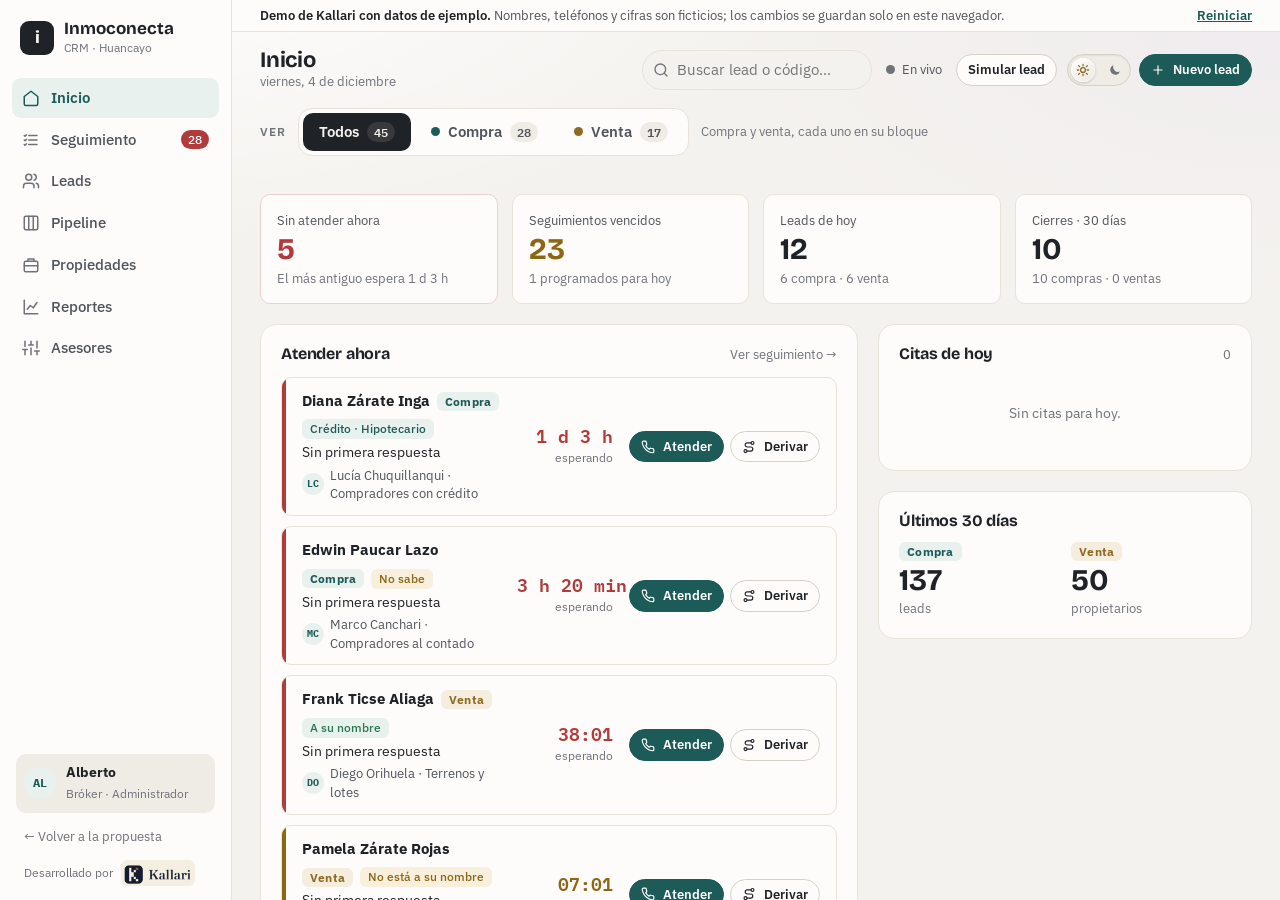
<file: site/demo.html>
<!doctype html>
<html lang="es">
<head>
<meta charset="utf-8">
<meta name="viewport" content="width=device-width, initial-scale=1, viewport-fit=cover">
<meta name="theme-color" content="#f4f2ee">
<title>Inmoconecta CRM · Demo</title>
<meta name="description" content="Demo funcional del CRM propuesto por Kallari para Inmoconecta Huancayo: leads de compra y venta, derivación por perfil de asesor, seguimiento, captación y stock.">
<link rel="preconnect" href="https://fonts.googleapis.com">
<link rel="preconnect" href="https://fonts.gstatic.com" crossorigin>
<link rel="stylesheet" href="https://fonts.googleapis.com/css2?family=Bricolage+Grotesque:opsz,wght@12..96,500;12..96,700;12..96,800&family=IBM+Plex+Mono:wght@400;500;600&family=IBM+Plex+Sans:wght@400;500;600;700&display=swap">
<link rel="stylesheet" href="assets/base.css">
<link rel="stylesheet" href="assets/demo.css">
<script src="assets/theme.js"></script>
</head>
<body>
<div class="app">
  <aside class="side" aria-label="Menú principal">
    <div class="brand">
      <div class="brand-mark" aria-hidden="true">i</div>
      <div>
        <div class="brand-name">Inmoconecta</div>
        <div class="brand-sub">CRM · Huancayo</div>
      </div>
    </div>
    <nav class="nav" id="nav"></nav>
    <div class="side-foot">
      <div class="me">
        <span class="avatar">AL</span>
        <div><b>Alberto</b><span>Bróker · Administrador</span></div>
      </div>
      <a class="side-link" href="index.html">← Volver a la propuesta</a>
      <div class="made-by"><span>Desarrollado por</span><img src="assets/kallari-logo.png" width="123" height="43" alt="Kallari"></div>
    </div>
  </aside>

  <div class="main">
    <div class="demo-banner" role="note">
      <span><b>Demo de Kallari con datos de ejemplo.</b><span class="hide-sm"> Nombres, teléfonos y cifras son ficticios; los cambios se guardan solo en este navegador.</span></span>
      <button type="button" id="reset-demo">Reiniciar</button>
    </div>
    <header class="top">
      <div class="top-titles">
        <h1 id="page-title">Inicio</h1>
        <div class="sub" id="page-sub"></div>
      </div>
      <div class="top-actions">
        <div class="search hide-sm">
          <span id="search-ic"></span>
          <input id="global-search" type="search" placeholder="Buscar lead o código…" autocomplete="off" aria-label="Buscar">
          <div class="search-results" id="search-results" hidden></div>
        </div>
        <button type="button" class="live-toggle hide-sm" id="live-toggle" title="Entra un lead simulado cada 45 segundos" aria-pressed="false"><span class="live-dot"></span><span>En vivo</span></button>
        <button class="btn sm hide-sm" id="sim-lead" type="button">Simular lead</button>
        <button type="button" class="theme-toggle" data-theme-toggle></button>
        <button class="btn primary sm" id="new-lead-top" type="button"></button>
      </div>
    </header>
    <div class="tipo-bar" id="tipo-bar" hidden></div>
    <main class="view" id="view" tabindex="-1"></main>
  </div>
</div>

<nav class="bottom-nav" id="bottom-nav" aria-label="Navegación"></nav>
<div class="sheet" id="sheet" hidden></div>
<div class="scrim" id="scrim" hidden></div>
<aside class="drawer" id="drawer" aria-hidden="true" role="dialog" aria-modal="true" aria-labelledby="dr-title"></aside>
<div class="toasts" id="toasts" aria-live="polite"></div>

<script src="assets/demo-data.js"></script>
<script src="assets/demo-app.js"></script>
</body>
</html>
</file>
<file: site/assets/base.css>
/* Sistema visual compartido: propuesta + demo.
   Concepto «perla»: fondo nácar con un brillo suave, superficies blanco perla, tinta grafito
   y un acento verde petróleo. El modo noche invierte a grafito profundo con texto perla.
   El tema lo elige la persona con el interruptor (atributo data-theme en <html>). */
:root {
  color-scheme: light;
  --bg: #f4f2ee;
  --bg-sheen: radial-gradient(1100px 520px at 12% -8%, rgba(255,255,255,.95) 0%, rgba(255,255,255,0) 62%), radial-gradient(900px 480px at 100% 0%, rgba(236,230,240,.55) 0%, rgba(236,230,240,0) 60%);
  --surface: #fdfcfa;
  --surface-2: #efece6;
  --surface-3: #e3dfd7;
  --ink: #1f2226;
  --ink-2: #50545b;
  --muted: #6f7279;
  --line: #e7e3db;
  --line-strong: #d6d1c7;
  --accent: #1c5b58;
  --accent-hover: #144745;
  --accent-ink: #ffffff;
  --accent-soft: #e9f1ef;
  --gold: #8f6a24;
  --gold-soft: #f5eedf;
  --ok: #2a7650;
  --ok-soft: #e8f2ec;
  --warn: #8e6512;
  --warn-soft: #f8f0dd;
  --crit: #b13b3b;
  --crit-soft: #f8eaea;
  --crit-line: #ecd0d0;
  --crit-ink: #ffffff;
  --crit-deep: #7d1515;
  --series-1: #2a78d6;
  --series-2: #eb6834;
  --series-3: #1baf7a;
  --shadow: 0 1px 2px rgba(31, 34, 38, .04), 0 14px 34px -18px rgba(31, 34, 38, .18);
  --font-display: "Bricolage Grotesque", "Avenir Next", "Segoe UI", system-ui, sans-serif;
  --font-body: "IBM Plex Sans", "Segoe UI", system-ui, -apple-system, sans-serif;
  --font-mono: "IBM Plex Mono", ui-monospace, "SFMono-Regular", Menlo, monospace;
  --r-sm: 6px;
  --r-md: 10px;
  --r-lg: 16px;
}
:root[data-theme="dark"] {
  color-scheme: dark;
  --bg: #121315;
  --bg-sheen: radial-gradient(1100px 520px at 12% -8%, rgba(120,150,146,.10) 0%, rgba(120,150,146,0) 62%), radial-gradient(900px 480px at 100% 0%, rgba(150,140,170,.08) 0%, rgba(150,140,170,0) 60%);
  --surface: #1a1c1f;
  --surface-2: #232529;
  --surface-3: #2e3135;
  --ink: #eeebe5;
  --ink-2: #b9b6b0;
  --muted: #85858a;
  --line: #2a2c30;
  --line-strong: #3a3d42;
  --accent: #7cc6bd;
  --accent-hover: #9ad6ce;
  --accent-ink: #0f1a19;
  --accent-soft: #1d2d2c;
  --gold: #d8b36a;
  --gold-soft: #2e281b;
  --ok: #6fc394;
  --ok-soft: #1a2b22;
  --warn: #dcae5a;
  --warn-soft: #2f2716;
  --crit: #ee8282;
  --crit-soft: #321e1f;
  --crit-line: #4a2a2b;
  --crit-ink: #2a0d0d;
  --crit-deep: #ffb0b0;
  --series-1: #3987e5;
  --series-2: #d95926;
  --series-3: #199e70;
  --shadow: 0 1px 2px rgba(0, 0, 0, .35), 0 14px 34px -18px rgba(0, 0, 0, .7);
}

*, *::before, *::after { box-sizing: border-box; }
[hidden] { display: none !important; }
html { -webkit-text-size-adjust: 100%; }
body {
  margin: 0;
  background: var(--bg);
  background-image: var(--bg-sheen);
  background-attachment: fixed;
  color: var(--ink);
  font-family: var(--font-body);
  font-size: 15px;
  line-height: 1.5;
  -webkit-font-smoothing: antialiased;
}
h1, h2, h3, h4 { font-family: var(--font-display); margin: 0; line-height: 1.12; text-wrap: balance; letter-spacing: -0.01em; }
p { margin: 0; }
a { color: var(--accent); }
button, input, select, textarea { font: inherit; color: inherit; }
:focus-visible { outline: 2px solid var(--accent); outline-offset: 2px; border-radius: 4px; }
.mono, .num { font-family: var(--font-mono); font-variant-numeric: tabular-nums; }
.eyebrow { font-size: 12px; letter-spacing: .08em; text-transform: uppercase; color: var(--muted); font-weight: 600; }

.btn {
  display: inline-flex; align-items: center; justify-content: center; gap: 8px;
  padding: 9px 16px; border-radius: 999px; border: 1px solid var(--line-strong);
  background: var(--surface); color: var(--ink); font-weight: 600; font-size: 14px;
  cursor: pointer; text-decoration: none; white-space: nowrap;
  transition: background .15s, border-color .15s, color .15s;
}
.btn:hover { border-color: var(--accent); color: var(--accent); }
.btn.primary { background: var(--accent); border-color: var(--accent); color: var(--accent-ink); }
.btn.primary:hover { background: var(--accent-hover); border-color: var(--accent-hover); color: var(--accent-ink); }
.btn.ghost { background: transparent; border-color: transparent; }
.btn.ghost:hover { background: var(--surface-2); color: var(--ink); }
.btn.sm { padding: 5px 11px; font-size: 13px; }
.btn.danger { color: var(--crit); }
.btn.danger:hover { border-color: var(--crit); }

.pill {
  display: inline-flex; align-items: center; gap: 6px; padding: 2px 9px; border-radius: 999px;
  font-size: 12px; font-weight: 600; background: var(--surface-2); color: var(--ink-2); white-space: nowrap;
}
.pill.ok { background: var(--ok-soft); color: var(--ok); }
.pill.warn { background: var(--warn-soft); color: var(--warn); }
.pill.crit { background: var(--crit-soft); color: var(--crit); }
.pill.accent { background: var(--accent-soft); color: var(--accent); }
.pill.gold { background: var(--gold-soft); color: var(--gold); }
.dot { width: 8px; height: 8px; border-radius: 50%; background: currentColor; flex: none; }

@media (prefers-reduced-motion: reduce) {
  *, *::before, *::after { animation-duration: .01ms !important; animation-iteration-count: 1 !important; transition-duration: .01ms !important; }
}

/* ---------- Interruptor de tema (sol / luna) ---------- */
.theme-toggle {
  position: relative; display: inline-flex; align-items: center; justify-content: space-between;
  width: 64px; height: 32px; padding: 0 8px; border-radius: 999px; cursor: pointer; flex: none;
  border: 1px solid var(--line-strong); background: var(--surface-2);
  box-shadow: inset 0 1px 2px rgba(0,0,0,.06);
  transition: background .3s, border-color .3s;
}
.theme-toggle svg { width: 14px; height: 14px; position: relative; z-index: 1; transition: color .3s, opacity .3s; }
.theme-toggle .sun { color: var(--gold); }
.theme-toggle .moon { color: var(--muted); }
.theme-toggle .knob {
  position: absolute; top: 3px; left: 3px; width: 24px; height: 24px; border-radius: 50%;
  background: linear-gradient(145deg, #ffffff, #ece7de);
  box-shadow: 0 1px 3px rgba(0,0,0,.18), inset 0 0 0 1px rgba(255,255,255,.6);
  transition: transform .35s cubic-bezier(.3,1.4,.5,1), background .3s;
}
.theme-toggle:hover { border-color: var(--accent); }
:root[data-theme="dark"] .theme-toggle .knob { transform: translateX(32px); background: linear-gradient(145deg, #3a3e44, #24272b); box-shadow: 0 1px 3px rgba(0,0,0,.5), inset 0 0 0 1px rgba(255,255,255,.08); }
:root[data-theme="dark"] .theme-toggle .sun { color: var(--muted); }
:root[data-theme="dark"] .theme-toggle .moon { color: #e6dcc0; }
.theme-switching, .theme-switching * { transition: background-color .35s, color .35s, border-color .35s !important; }
</file>
<file: site/assets/demo.css>
/* Layout de la demo. Escritorio: barra lateral + área de trabajo. Celular: barra inferior + hoja "Más".
   Menos bordes y colores: la jerarquía la marcan el espacio y el peso tipográfico. */
html, body { height: 100%; }
body { overflow: hidden; }
:root { --side-ink: var(--ink-2); --side-muted: var(--muted); --side-hover: var(--surface-2); --side-active: var(--accent-soft); --side-accent: var(--accent); --side-bg: var(--surface); --bn-h: 64px; }

.app { display: grid; grid-template-columns: 232px minmax(0, 1fr); height: 100%; }

/* ---------- Barra lateral ---------- */
.side { border-right: 1px solid var(--line); background: var(--side-bg); color: var(--side-ink); display: flex; flex-direction: column; padding: 20px 12px 14px; gap: 22px; overflow-y: auto; min-height: 0; }
.brand { display: flex; align-items: center; gap: 10px; padding: 0 8px; }
.brand-mark { width: 34px; height: 34px; border-radius: 9px; display: grid; place-items: center; background: var(--ink); color: var(--bg); font-family: var(--font-display); font-weight: 800; font-size: 17px; }
.brand-name { font-family: var(--font-display); font-weight: 700; font-size: 17px; color: var(--ink); line-height: 1.1; }
.brand-sub { font-size: 11.5px; color: var(--side-muted); }
.nav { display: flex; flex-direction: column; gap: 2px; }
.nav a { display: flex; align-items: center; gap: 11px; padding: 9px 10px; border-radius: 9px; color: var(--side-ink); text-decoration: none; font-size: 14.5px; font-weight: 500; }
.nav a:hover { background: var(--side-hover); }
.nav a.active { background: var(--side-active); color: var(--accent); font-weight: 600; }
.nav a.active svg { color: var(--side-accent); }
.nav svg { width: 18px; height: 18px; flex: none; color: var(--side-muted); }
.count { margin-left: auto; font-family: var(--font-mono); font-size: 11.5px; padding: 1px 7px; border-radius: 999px; background: var(--surface-2); color: var(--ink-2); }
.count.hot { background: var(--crit); color: #fff; }
.side-foot { margin-top: auto; display: flex; flex-direction: column; gap: 10px; padding: 0 4px; }
.me { display: flex; align-items: center; gap: 10px; padding: 8px; border-radius: 10px; background: var(--surface-2); }
.me .avatar { background: var(--side-active); color: var(--side-accent); }
.me b { color: var(--ink); font-size: 13.5px; display: block; }
.me span { color: var(--side-muted); font-size: 12px; }
.side-link { color: var(--side-muted); font-size: 13px; text-decoration: none; padding: 4px 8px; }
.side-link:hover { color: var(--ink); }
.made-by { display: flex; align-items: center; gap: 8px; padding: 0 8px; font-size: 11.5px; color: var(--side-muted); }
.made-by img { height: 26px; width: auto; border-radius: 6px; }

/* ---------- Área principal ---------- */
.main { display: flex; flex-direction: column; min-width: 0; min-height: 0; }
.demo-banner { display: flex; align-items: center; gap: 12px; padding: 6px 28px; background: var(--surface); border-bottom: 1px solid var(--line); font-size: 12.5px; color: var(--ink-2); }
.demo-banner b { color: var(--ink); font-weight: 600; }
.demo-banner button { margin-left: auto; background: none; border: 0; padding: 0; color: var(--accent); font-weight: 600; cursor: pointer; text-decoration: underline; font-size: 12.5px; }
.top { display: flex; align-items: center; gap: 12px; padding: 16px 28px; background: var(--bg); }
.top h1 { font-size: 22px; font-weight: 700; }
.top .sub { color: var(--muted); font-size: 13px; overflow-wrap: anywhere; }
.top-titles { min-width: 0; }
.top-actions { margin-left: auto; display: flex; align-items: center; gap: 8px; }
.search { position: relative; }
.search input { width: 230px; padding: 8px 12px 8px 34px; border-radius: 999px; border: 1px solid var(--line); background: var(--bg); }
.search svg { position: absolute; left: 11px; top: 50%; transform: translateY(-50%); width: 16px; height: 16px; color: var(--muted); }
.search-results { position: absolute; top: calc(100% + 6px); right: 0; width: 320px; max-height: 360px; overflow: auto; z-index: 30; background: var(--surface); border: 1px solid var(--line); border-radius: var(--r-md); box-shadow: var(--shadow); padding: 6px; }
.search-results button { display: block; width: 100%; text-align: left; padding: 8px 10px; border: 0; background: none; border-radius: 8px; cursor: pointer; }
.search-results button:hover { background: var(--surface-2); }
.search-results small { display: block; color: var(--muted); font-size: 12px; }
.live-toggle { display: inline-flex; align-items: center; gap: 7px; font-size: 13px; color: var(--ink-2); cursor: pointer; background: none; border: 0; padding: 6px; }
.live-dot { width: 9px; height: 9px; border-radius: 50%; background: var(--muted); }
.live-toggle.on .live-dot { background: var(--ok); animation: pulse 1.8s infinite; }
@keyframes pulse { 0% { box-shadow: 0 0 0 0 rgba(71,193,115,.55); } 70% { box-shadow: 0 0 0 8px rgba(71,193,115,0); } 100% { box-shadow: 0 0 0 0 rgba(71,193,115,0); } }

.view { flex: 1; overflow-y: auto; padding: 24px 28px 64px; min-height: 0; }
.view-inner { max-width: 1180px; margin: 0 auto; display: flex; flex-direction: column; gap: 20px; }

/* ---------- Bloques ---------- */
.card { background: var(--surface); border-radius: var(--r-lg); padding: 20px; min-width: 0; box-shadow: 0 1px 2px rgba(15,31,30,.05); }
.card-head { display: flex; align-items: baseline; justify-content: space-between; gap: 12px; margin-bottom: 12px; }
.card-head h2 { font-size: 16px; font-weight: 700; }
.card-head .hint { font-size: 13px; color: var(--muted); text-decoration: none; }
a.hint:hover { color: var(--accent); }
.grid { display: grid; gap: 20px; }
.g2 { grid-template-columns: repeat(2, minmax(0, 1fr)); }
.g-main { grid-template-columns: minmax(0, 1.6fr) minmax(0, 1fr); align-items: start; }
.stack { display: flex; flex-direction: column; gap: 20px; min-width: 0; }

.kpis { display: grid; grid-template-columns: repeat(4, minmax(0, 1fr)); gap: 14px; }
.kpis.k3 { grid-template-columns: repeat(3, minmax(0, 1fr)); }
.kpi { background: var(--surface); border-radius: var(--r-md); padding: 16px; display: flex; flex-direction: column; gap: 2px; min-width: 0; color: inherit; text-decoration: none; box-shadow: 0 1px 2px rgba(15,31,30,.05); border: 1px solid transparent; }
a.kpi:hover { border-color: var(--accent); }
.kpi .label { font-size: 13px; color: var(--ink-2); }
.kpi .value { font-family: var(--font-display); font-size: 30px; font-weight: 700; line-height: 1.15; }
.kpi .value small { font-size: 15px; color: var(--ink-2); }
.kpi .foot { font-size: 12.5px; color: var(--muted); }
.kpi.alert { border-color: var(--crit-line); }
.kpi.alert .value { color: var(--crit); }
.kpi.warn .value { color: var(--warn); }

.toolbar { display: flex; flex-wrap: wrap; gap: 10px; align-items: center; }
.toolbar .push { margin-left: auto; }
.toolbar select, .toolbar input[type="search"], .field input, .field select, .field textarea, .kv select, .panel-head select {
  padding: 8px 10px; border-radius: 9px; border: 1px solid var(--line); background: var(--surface); font-size: 14px; min-width: 0;
}
.toolbar input[type="search"] { flex: 1 1 220px; max-width: 340px; }
.check { display: inline-flex; align-items: center; gap: 6px; font-size: 13.5px; color: var(--ink-2); }
.seg { display: inline-flex; background: var(--surface-2); border-radius: 999px; padding: 3px; gap: 2px; flex-wrap: wrap; }
.seg button { border: 0; background: none; padding: 6px 13px; border-radius: 999px; font-size: 13.5px; font-weight: 600; color: var(--ink-2); cursor: pointer; }
.seg button.on { background: var(--surface); color: var(--ink); box-shadow: 0 1px 2px rgba(0,0,0,.12); }

.tabs { display: flex; gap: 4px; border-bottom: 1px solid var(--line); overflow-x: auto; scrollbar-width: none; }
.tabs::-webkit-scrollbar { display: none; }
.tabs button { border: 0; background: none; padding: 10px 14px; font-size: 14.5px; font-weight: 600; color: var(--ink-2); cursor: pointer; border-bottom: 2px solid transparent; margin-bottom: -1px; white-space: nowrap; display: inline-flex; align-items: center; gap: 7px; }
.tabs button.on { color: var(--ink); border-color: var(--accent); }
.tabs .n { font-family: var(--font-mono); font-size: 12px; padding: 0 7px; border-radius: 999px; background: var(--surface-2); color: var(--ink-2); }
.tabs .n.hot { background: var(--crit); color: #fff; }
.note { font-size: 13.5px; color: var(--muted); margin-top: -6px; }

.avatar { width: 32px; height: 32px; border-radius: 50%; display: inline-grid; place-items: center; flex: none; background: var(--accent-soft); color: var(--accent); font-size: 11.5px; font-weight: 700; font-family: var(--font-mono); }
.avatar.xs { width: 22px; height: 22px; font-size: 9.5px; }
.who { display: inline-flex; align-items: center; gap: 10px; min-width: 0; }
.cell-main { font-weight: 600; }
.cell-sub { font-size: 12.5px; color: var(--muted); }

.tipo { display: inline-flex; align-items: center; padding: 1px 8px; border-radius: 6px; font-size: 11.5px; font-weight: 700; letter-spacing: .02em; white-space: nowrap; }
.tipo.compra { background: var(--accent-soft); color: var(--accent); }
.tipo.venta { background: var(--gold-soft); color: var(--gold); }
.fact { display: inline-flex; align-items: center; padding: 1px 8px; border-radius: 6px; font-size: 12px; font-weight: 500; white-space: nowrap; background: var(--surface-2); color: var(--ink-2); }
.fact.ok { color: var(--ok); background: var(--ok-soft); }
.fact.warn { color: var(--warn); background: var(--warn-soft); }
.fact.crit { color: var(--crit); background: var(--crit-soft); }
.fact.accent { color: var(--accent); background: var(--accent-soft); }
.stage-txt { font-size: 13px; color: var(--ink-2); }
.stage-txt.lost { color: var(--crit); }
.stage-txt.won { color: var(--ok); font-weight: 600; }
.wait { font-family: var(--font-mono); font-variant-numeric: tabular-nums; font-weight: 600; white-space: nowrap; }
.wait.ok { color: var(--ok); }
.wait.warn { color: var(--warn); }
.wait.crit { color: var(--crit); }
.empty { padding: 26px; text-align: center; color: var(--muted); font-size: 14px; }
.muted { color: var(--muted); }
.small { font-size: 13px; }
.ok-txt { color: var(--ok); }
.crit-txt { color: var(--crit); }
.min0 { min-width: 0; }
.row-flex { display: flex; gap: 8px; align-items: center; flex-wrap: wrap; }
.row-between { display: flex; gap: 10px; align-items: center; justify-content: space-between; }
.link-btn { background: none; border: 0; padding: 0; color: var(--accent); cursor: pointer; font-weight: 600; font-size: inherit; text-align: left; }
.link-btn:hover { text-decoration: underline; }
svg.i12 { width: 14px; height: 14px; vertical-align: -2px; }
.btn svg { width: 16px; height: 16px; flex: none; }
.btn.sm svg { width: 14px; height: 14px; }
.btn.more { align-self: center; }

/* ---------- Filas de seguimiento ---------- */
.flist { display: flex; flex-direction: column; gap: 10px; }
.frow { display: grid; grid-template-columns: 4px minmax(0, 1fr) 96px auto; gap: 16px; align-items: center; background: var(--surface); border-radius: var(--r-md); padding: 12px 16px 12px 0; box-shadow: 0 1px 2px rgba(15,31,30,.05); overflow: hidden; }
.card .frow { box-shadow: none; background: var(--bg); }
.frow .stripe { align-self: stretch; margin: -12px 0; background: var(--line); }
.frow.ok .stripe { background: var(--ok); }
.frow.warn .stripe { background: var(--warn); }
.frow.crit .stripe { background: var(--crit); }
.frow-main { display: flex; flex-direction: column; gap: 3px; text-align: left; background: none; border: 0; padding: 0; cursor: pointer; min-width: 0; color: inherit; }
.frow-main:hover b { color: var(--accent); }
.frow-top { display: flex; align-items: center; gap: 7px; flex-wrap: wrap; }
.frow-top b { font-size: 15px; }
.frow-what { font-size: 13.5px; color: var(--ink); }
.frow-sub { font-size: 12.5px; color: var(--muted); }
.frow-who { display: flex; align-items: center; gap: 6px; font-size: 12.5px; color: var(--ink-2); }
.frow-time { text-align: right; }
.frow-time .wait { font-size: 18px; display: block; line-height: 1.15; }
.frow-time small { font-size: 11.5px; color: var(--muted); }
.frow-acts { display: flex; gap: 6px; flex-wrap: wrap; justify-content: flex-end; }

.mini { display: grid; grid-template-columns: auto minmax(0, 1fr) auto; gap: 12px; align-items: center; width: 100%; text-align: left; background: none; border: 0; border-top: 1px solid var(--line); padding: 10px 0; cursor: pointer; color: inherit; font-size: 13.5px; }
.mini:first-of-type { border-top: 0; }
.mini small { display: block; color: var(--muted); font-size: 12.5px; }
.mini .mono { font-size: 14px; font-weight: 600; }
.split2 { display: grid; grid-template-columns: 1fr 1fr; gap: 12px; }
.split2 div { display: flex; flex-direction: column; gap: 4px; align-items: flex-start; }
.split2 b { font-family: var(--font-display); font-size: 30px; line-height: 1; }
.split2 small { color: var(--muted); font-size: 12.5px; }

/* ---------- Lista de leads ---------- */
.llist { display: flex; flex-direction: column; background: var(--surface); border-radius: var(--r-lg); overflow: hidden; box-shadow: 0 1px 2px rgba(15,31,30,.05); }
.lrow { display: grid; grid-template-columns: minmax(0, 2.2fr) minmax(0, 1.4fr) 110px 120px 110px; gap: 14px; align-items: center; padding: 13px 18px; border: 0; border-top: 1px solid var(--line); background: none; text-align: left; cursor: pointer; color: inherit; font-size: 13.5px; }
.lrow:first-child { border-top: 0; }
.lrow:hover { background: var(--bg); }
.lrow-main { display: flex; flex-direction: column; min-width: 0; }
.lrow-main b { font-size: 14.5px; }
.lrow-main small { color: var(--muted); font-size: 12.5px; white-space: nowrap; overflow: hidden; text-overflow: ellipsis; }
.lrow-tags { display: flex; gap: 6px; flex-wrap: wrap; }
.lrow-agent { display: flex; align-items: center; gap: 7px; color: var(--ink-2); }
.lrow-time { text-align: right; font-size: 12.5px; }

/* ---------- Pipeline ---------- */
.board { display: grid; grid-auto-flow: column; grid-auto-columns: minmax(240px, 1fr); gap: 12px; overflow-x: auto; padding-bottom: 8px; align-items: start; scroll-snap-type: x mandatory; }
.col { background: var(--surface-2); border-radius: var(--r-md); padding: 10px; display: flex; flex-direction: column; gap: 8px; min-height: 160px; scroll-snap-align: start; }
.col.drop { outline: 2px dashed var(--accent); outline-offset: -2px; }
.col-head { display: flex; align-items: baseline; justify-content: space-between; padding: 2px 4px 2px; }
.col-head b { font-size: 13.5px; }
.col-head span { font-size: 12px; color: var(--muted); font-family: var(--font-mono); }
.col-empty, .col-more { font-size: 12px; color: var(--muted); text-align: center; padding: 6px; }
.kcard { background: var(--surface); border-radius: 10px; padding: 10px 11px; cursor: grab; display: flex; flex-direction: column; gap: 6px; font-size: 13px; border: 1px solid transparent; }
.kcard:hover { border-color: var(--accent); }
.kcard.dragging { opacity: .45; }
.kcard .row { display: flex; align-items: center; justify-content: space-between; gap: 8px; }
.kcard .name { font-weight: 600; font-size: 13.5px; }
.kcard .meta { color: var(--muted); font-size: 12px; }
.kcard .age { font-family: var(--font-mono); font-size: 11px; padding: 1px 6px; border-radius: 5px; background: var(--surface-2); color: var(--ink-2); white-space: nowrap; flex: none; }
.kcard .age.warn { background: var(--warn-soft); color: var(--warn); }
.kcard .age.crit { background: var(--crit-soft); color: var(--crit); }

/* ---------- Propiedades ---------- */
.props { display: grid; grid-template-columns: repeat(auto-fill, minmax(260px, 1fr)); gap: 16px; }
.prop { background: var(--surface); border: 1px solid transparent; border-radius: var(--r-lg); overflow: hidden; cursor: pointer; display: flex; flex-direction: column; text-align: left; padding: 0; color: inherit; box-shadow: 0 1px 2px rgba(15,31,30,.05); }
.prop:hover { border-color: var(--accent); }
.ph { position: relative; aspect-ratio: 16 / 7; max-width: 100%; overflow: hidden; }
.ph.rounded { border-radius: 12px; }
.ph svg { width: 100%; height: 100%; display: block; }
.ph .code { position: absolute; right: 10px; top: 10px; font-family: var(--font-mono); font-size: 11.5px; background: rgba(8,20,20,.6); color: #fff; padding: 2px 7px; border-radius: 6px; }
.prop-body { padding: 12px 14px 14px; display: flex; flex-direction: column; gap: 5px; }
.prop .price { font-family: var(--font-display); font-weight: 700; font-size: 19px; }
.prop .price small { font-size: 12px; color: var(--muted); }
.prop .addr { font-size: 13.5px; color: var(--ink-2); }
.prop .stats { display: grid; grid-template-columns: repeat(3, 1fr); gap: 6px; border-top: 1px solid var(--line); padding-top: 9px; margin-top: 4px; }
.prop .stats div { font-size: 11.5px; color: var(--muted); }
.prop .stats b { display: block; font-family: var(--font-mono); font-size: 15px; color: var(--ink); }

/* ---------- Reportes y ajustes ---------- */
.table-wrap { overflow-x: auto; margin: 0 -20px; padding: 0 20px; }
table.t { width: 100%; border-collapse: collapse; font-size: 13.5px; }
.t th { text-align: left; font-weight: 600; color: var(--muted); font-size: 12px; padding: 8px 10px; border-bottom: 1px solid var(--line); white-space: nowrap; }
.t td { padding: 11px 10px; border-bottom: 1px solid var(--line); vertical-align: middle; }
.t tbody tr:last-child td { border-bottom: 0; }
.t tr.click { cursor: pointer; }
.t tr.click:hover td { background: var(--bg); }
.t .r { text-align: right; }
.t .num { font-family: var(--font-mono); font-size: 13px; white-space: nowrap; }
.funnel { display: flex; flex-direction: column; gap: 8px; }
.fstep { display: grid; grid-template-columns: 130px minmax(0, 1fr) 220px; gap: 12px; align-items: center; }
.fstep .lbl { font-weight: 600; font-size: 13.5px; }
.fstep .lbl small { display: block; font-weight: 400; color: var(--muted); font-size: 11.5px; }
.fstep .barwrap { height: 28px; }
.fstep .fbar { height: 100%; background: var(--accent); border-radius: 0 6px 6px 0; display: flex; align-items: center; padding-left: 8px; color: var(--accent-ink); font-family: var(--font-mono); font-size: 12.5px; font-weight: 600; min-width: 34px; }
.fstep .drop { font-size: 12.5px; color: var(--ink-2); }
.fstep .drop b { color: var(--crit); font-family: var(--font-mono); }
.hbar { display: grid; grid-template-columns: minmax(90px, 170px) minmax(0, 1fr) auto; gap: 10px; align-items: center; font-size: 13px; padding: 5px 0; }
.hbar .track { height: 10px; background: var(--surface-2); border-radius: 0 4px 4px 0; overflow: hidden; }
.hbar .fill { height: 100%; background: var(--accent); border-radius: 0 4px 4px 0; }
.hbar .fill.crit { background: var(--crit); }
.hbar .v { font-family: var(--font-mono); font-size: 12px; color: var(--ink-2); text-align: right; }
.hbar .name { overflow: hidden; text-overflow: ellipsis; white-space: nowrap; }
.rules { margin: 0; padding-left: 20px; display: flex; flex-direction: column; gap: 8px; font-size: 14px; color: var(--ink-2); }
.rules b { color: var(--ink); }
.agents { display: grid; grid-template-columns: repeat(auto-fill, minmax(280px, 1fr)); gap: 16px; }
.card.agent { display: flex; flex-direction: column; gap: 12px; }
.card.agent h3 { font-size: 15px; }
.chips { display: flex; flex-wrap: wrap; gap: 5px; }
.chip { font-size: 12px; padding: 2px 8px; border-radius: 6px; background: var(--surface-2); color: var(--ink-2); }
.rule { display: grid; grid-template-columns: auto minmax(0, 1fr); gap: 14px; align-items: start; padding: 14px 0; border-bottom: 1px solid var(--line); }
.rule:last-child { border-bottom: 0; }
.rule h3 { font-size: 15px; font-family: var(--font-body); font-weight: 600; margin-bottom: 2px; }
.switch { position: relative; width: 40px; height: 24px; flex: none; display: inline-block; }
.switch input { position: absolute; opacity: 0; inset: 0; margin: 0; cursor: pointer; z-index: 1; }
.switch span { position: absolute; inset: 0; border-radius: 999px; background: var(--surface-3); transition: background .15s; }
.switch span::after { content: ""; position: absolute; top: 3px; left: 3px; width: 18px; height: 18px; border-radius: 50%; background: #fff; box-shadow: 0 1px 2px rgba(0,0,0,.3); transition: transform .15s; }
.switch input:checked + span { background: var(--accent); }
.switch input:checked + span::after { transform: translateX(16px); }
.switch input:focus-visible + span { outline: 2px solid var(--accent); outline-offset: 2px; }

/* ---------- Gráfico ---------- */
.chart { position: relative; margin-top: 8px; }
.chart svg { display: block; width: 100%; height: auto; overflow: visible; }
.chart .grid-line { stroke: var(--line); stroke-width: 1; }
.chart .axis-label { fill: var(--muted); font-size: 11px; font-family: var(--font-mono); }
.legend { display: flex; flex-wrap: wrap; gap: 14px; font-size: 12.5px; color: var(--ink-2); }
.legend span { display: inline-flex; align-items: center; gap: 6px; }
.legend i { width: 10px; height: 10px; border-radius: 3px; display: inline-block; }
.tip { position: absolute; pointer-events: none; background: var(--ink); color: var(--bg); font-size: 12px; padding: 6px 9px; border-radius: 8px; white-space: nowrap; z-index: 5; transform: translate(-50%, -100%); }

/* ---------- Cajón ---------- */
.scrim { position: fixed; inset: 0; background: rgba(5,14,14,.42); z-index: 40; opacity: 0; transition: opacity .2s; }
.scrim.show { opacity: 1; }
.drawer { position: fixed; top: 0; right: 0; bottom: 0; width: min(580px, 100%); background: var(--bg); z-index: 41; display: flex; flex-direction: column; box-shadow: -20px 0 60px -20px rgba(0,0,0,.4); transform: translateX(100%); transition: transform .24s cubic-bezier(.2,.7,.2,1); padding-top: env(safe-area-inset-top, 0px); padding-bottom: env(safe-area-inset-bottom, 0px); }
.drawer.show { transform: none; }
.dr-head { padding: 18px 22px 14px; background: var(--surface); border-bottom: 1px solid var(--line); display: flex; flex-direction: column; gap: 12px; }
.dr-head .top-row { display: flex; align-items: flex-start; gap: 12px; }
.dr-head h2 { font-size: 22px; margin: 2px 0 6px; }
.dr-head .close { margin-left: auto; }
.dr-actions { display: flex; flex-wrap: wrap; gap: 6px; align-items: center; }
.more-acts { position: relative; }
.more-acts summary { list-style: none; cursor: pointer; }
.more-acts summary::-webkit-details-marker { display: none; }
.more-acts[open] > div { display: flex; gap: 6px; margin-top: 6px; }
.dr-body { flex: 1; overflow-y: auto; padding: 18px 22px 40px; display: flex; flex-direction: column; gap: 14px; }
.panel { background: var(--surface); border-radius: var(--r-md); padding: 14px 16px; display: flex; flex-direction: column; gap: 10px; min-width: 0; }
.panel h3 { font-size: 14.5px; font-weight: 700; }
.panel-head { display: flex; align-items: center; justify-content: space-between; gap: 8px; flex-wrap: wrap; }
.panel-head .hint { font-size: 12.5px; color: var(--muted); }
details.panel > summary { list-style: none; cursor: pointer; }
details.panel > summary::-webkit-details-marker { display: none; }
details.panel > summary h3::after { content: " ▾"; color: var(--muted); font-weight: 400; }
details summary.link-btn { list-style: none; margin-top: 4px; }
details summary.link-btn::-webkit-details-marker { display: none; }
dl.kv { margin: 0; display: grid; grid-template-columns: repeat(2, minmax(0, 1fr)); gap: 12px 16px; }
.kv div { min-width: 0; }
.kv .span2 { grid-column: 1 / -1; }
.kv dt { font-size: 11.5px; color: var(--muted); font-weight: 600; letter-spacing: .03em; text-transform: uppercase; }
.kv dd { margin: 3px 0 0; font-size: 14px; overflow-wrap: anywhere; }
.kv select { width: 100%; }
.next-box { display: grid; grid-template-columns: auto minmax(0, 1fr) auto; gap: 12px; align-items: center; background: var(--accent-soft); border-radius: var(--r-md); padding: 12px 14px; }
.next-box.over { background: var(--crit-soft); }
.next-box svg { width: 20px; height: 20px; color: var(--accent); }
.next-box.over svg { color: var(--crit); }
.next-box small { display: block; font-size: 12.5px; color: var(--ink-2); }
.insight { display: flex; gap: 10px; align-items: flex-start; padding: 10px 12px; border-radius: 10px; background: var(--accent-soft); font-size: 13.5px; }
.insight.gold { background: var(--gold-soft); }
.insight svg { width: 18px; height: 18px; flex: none; margin-top: 1px; color: var(--accent); }
.insight.gold svg { color: var(--gold); }
.journey { display: flex; gap: 3px; }
.journey div { flex: 1; min-width: 0; }
.journey .seg-bar { height: 6px; border-radius: 3px; background: var(--surface-3); }
.journey .done .seg-bar { background: var(--accent); }
.journey .cur .seg-bar { background: var(--gold); }
.journey .lost .seg-bar { background: var(--crit); }
.journey span { display: block; font-size: 10.5px; color: var(--muted); margin-top: 4px; white-space: nowrap; overflow: hidden; text-overflow: ellipsis; }
.timeline { list-style: none; margin: 0; padding: 0; display: flex; flex-direction: column; gap: 10px; }
.timeline li { display: grid; grid-template-columns: 22px minmax(0, 1fr); gap: 10px; }
.timeline .ic { width: 22px; height: 22px; border-radius: 50%; display: grid; place-items: center; background: var(--surface-2); color: var(--ink-2); }
.timeline .ic svg { width: 12px; height: 12px; }
.timeline .ic.auto { background: var(--accent-soft); color: var(--accent); }
.timeline .ic.lost { background: var(--crit-soft); color: var(--crit); }
.timeline .ic.win { background: var(--ok-soft); color: var(--ok); }
.timeline .ic.in { background: var(--gold-soft); color: var(--gold); }
.timeline .txt { font-size: 13.5px; }
.timeline .when { font-size: 12px; color: var(--muted); }
.form { display: flex; flex-direction: column; gap: 14px; }
.form-row { display: grid; grid-template-columns: repeat(2, minmax(0, 1fr)); gap: 12px; }
.field { display: flex; flex-direction: column; gap: 5px; min-width: 0; }
.field label { font-size: 12.5px; font-weight: 600; color: var(--ink-2); }
.field input, .field select, .field textarea { width: 100%; }
.inline-form { background: var(--bg); border-radius: var(--r-md); padding: 12px; display: flex; flex-direction: column; gap: 10px; }
.radios { display: flex; gap: 8px; flex-wrap: wrap; }
.radio { position: relative; }
.radio input { position: absolute; opacity: 0; inset: 0; margin: 0; cursor: pointer; }
.radio span { display: inline-flex; padding: 9px 16px; border-radius: 10px; border: 1px solid var(--line-strong); font-weight: 600; font-size: 14px; background: var(--surface); }
.radio input:checked + span { background: var(--accent); border-color: var(--accent); color: var(--accent-ink); }
.radio input:focus-visible + span { outline: 2px solid var(--accent); outline-offset: 2px; }
.route-box { display: flex; gap: 12px; align-items: center; padding: 12px 14px; border-radius: var(--r-md); background: var(--accent-soft); }
.route-box svg { width: 22px; height: 22px; color: var(--accent); flex: none; }
.route-box b { display: block; font-size: 15px; }
.route-box small { display: block; font-size: 12.5px; color: var(--ink-2); }
.wa-preview { background: var(--surface); border-radius: 12px 12px 12px 3px; padding: 10px 12px; font-size: 13.5px; white-space: pre-wrap; }
.report { background: var(--bg); border-radius: var(--r-md); padding: 12px 14px; font-size: 13px; white-space: pre-wrap; }

/* ---------- Navegación móvil ---------- */
.bottom-nav { display: none; }
.sheet { position: fixed; left: 0; right: 0; bottom: 0; z-index: 45; background: var(--surface); border-radius: 18px 18px 0 0; transform: translateY(100%); transition: transform .22s; padding: 8px 12px calc(16px + env(safe-area-inset-bottom, 0px)); }
.sheet.show { transform: none; }
.sheet-grab { width: 40px; height: 4px; border-radius: 2px; background: var(--line-strong); margin: 4px auto 10px; }
.sheet a, .sheet button { display: flex; align-items: center; gap: 12px; width: 100%; padding: 13px 10px; border-radius: 10px; font-size: 15.5px; font-weight: 500; color: var(--ink); text-decoration: none; background: none; border: 0; text-align: left; cursor: pointer; }
.sheet a.active { background: var(--accent-soft); color: var(--accent); }
.sheet svg { width: 20px; height: 20px; color: var(--ink-2); }
.sheet hr { border: 0; border-top: 1px solid var(--line); margin: 6px 0; }

/* ---------- Toasts ---------- */
.toasts { position: fixed; right: 18px; bottom: calc(18px + env(safe-area-inset-bottom, 0px)); display: flex; flex-direction: column; gap: 8px; z-index: 60; max-width: min(380px, calc(100% - 36px)); }
.toast { background: var(--ink); color: var(--bg); padding: 12px 14px; border-radius: 12px; box-shadow: var(--shadow); font-size: 13.5px; display: grid; grid-template-columns: auto minmax(0, 1fr); gap: 10px; align-items: start; animation: tin .25s ease-out; }
.toast .tico { width: 26px; height: 26px; border-radius: 50%; display: grid; place-items: center; background: var(--accent); color: var(--accent-ink); }
.toast .tico svg { width: 14px; height: 14px; }
.toast b { display: block; }
.toast small { opacity: .8; font-size: 12.5px; display: block; }
.toast button { background: none; border: 0; color: inherit; text-decoration: underline; padding: 0; margin-top: 4px; font-weight: 600; cursor: pointer; font-size: 12.5px; }
@keyframes tin { from { transform: translateY(8px); opacity: 0; } to { transform: none; opacity: 1; } }

/* ---------- Responsive ---------- */
@media (max-width: 1100px) {
  .kpis { grid-template-columns: repeat(2, minmax(0, 1fr)); }
  .g-main, .g2 { grid-template-columns: minmax(0, 1fr); }
  .lrow { grid-template-columns: minmax(0, 2fr) minmax(0, 1.4fr) 110px 90px; }
  .lrow-agent > span:not(.avatar) { display: none; }
  .lrow-time { display: none; }
}
@media (max-width: 900px) {
  .app { grid-template-columns: minmax(0, 1fr); }
  .side { display: none; }
  .bottom-nav { display: grid; grid-template-columns: repeat(5, 1fr); position: fixed; left: 0; right: 0; bottom: 0; z-index: 35; background: var(--surface); border-top: 1px solid var(--line); padding: 6px 4px calc(6px + env(safe-area-inset-bottom, 0px)); }
  .bottom-nav a, .bottom-nav button { position: relative; display: flex; flex-direction: column; align-items: center; gap: 3px; padding: 4px 2px; font-size: 11px; font-weight: 600; color: var(--muted); text-decoration: none; background: none; border: 0; cursor: pointer; }
  .bottom-nav svg { width: 22px; height: 22px; }
  .bottom-nav .active { color: var(--accent); }
  .bottom-nav .count { position: absolute; top: 0; left: 50%; margin: 0 0 0 6px; font-size: 10px; padding: 0 5px; }
  .view { padding-bottom: calc(var(--bn-h) + 40px + env(safe-area-inset-bottom, 0px)); }
  .toasts { bottom: calc(var(--bn-h) + 12px + env(safe-area-inset-bottom, 0px)); }
  .hide-sm { display: none !important; }
  .top { padding: 12px 16px; }
  .demo-banner { padding: 6px 16px; }
  .view { padding-left: 16px; padding-right: 16px; padding-top: 16px; }
  .board { grid-auto-columns: 82%; margin: 0 -16px; padding: 0 16px 8px; scroll-padding: 0 16px; }
}
@media (max-width: 640px) {
  .top h1 { font-size: 19px; }
  #new-lead-top span { display: none; }
  #new-lead-top { padding: 8px; }
  .kpi { padding: 12px; }
  .kpi .value { font-size: 25px; }
  .kpis.k3 { grid-template-columns: repeat(2, minmax(0, 1fr)); }
  .kpis.k3 .kpi:last-child { grid-column: 1 / -1; }
  .card { padding: 16px; }
  .table-wrap { margin: 0 -16px; padding: 0 16px; }
  .frow { grid-template-columns: 4px minmax(0, 1fr) auto; row-gap: 10px; padding-right: 12px; gap: 12px; }
  .frow .stripe { grid-row: 1 / span 2; }
  .frow-main { grid-column: 2; grid-row: 1; }
  .frow-time { grid-column: 3; grid-row: 1; align-self: start; }
  .frow-time .wait { font-size: 15px; }
  .frow-acts { grid-column: 2 / -1; grid-row: 2; justify-content: flex-start; }
  .frow-acts .btn { flex: 1; }
  .lrow { grid-template-columns: minmax(0, 1fr) auto; gap: 6px 10px; padding: 12px 14px; }
  .lrow-main { grid-column: 1; }
  .lrow-agent { grid-column: 2; grid-row: 1; }
  .lrow-tags { grid-column: 1; }
  .lrow-stage { grid-column: 2; grid-row: 2; text-align: right; }
  .toolbar input[type="search"] { max-width: none; }
  .toolbar .push { margin-left: 0; }
  .fstep { grid-template-columns: 92px minmax(0, 1fr); }
  .fstep .drop { grid-column: 2; margin-top: -4px; }
  .hbar { grid-template-columns: minmax(70px, 110px) minmax(0, 1fr) auto; }
  dl.kv, .form-row { grid-template-columns: minmax(0, 1fr); }
  .dr-head, .dr-body { padding-left: 16px; padding-right: 16px; }
  .dr-head h2 { font-size: 20px; }
  .drawer { width: 100%; }
  .toasts { left: 16px; right: 16px; max-width: none; }
  .toast:not(:last-child) { display: none; }
}
/* Inicio: filas compactas para bajar la carga visual */
.card .frow-sub { display: none; }
@media (max-width: 640px) { .card .frow-who { display: none; } }

/* Paleta blanca: superficies blancas separadas por líneas finas en lugar de sombras */
.card, .kpi, .llist, .prop, .flist > .frow, .panel { border: 1px solid var(--line); box-shadow: none; }
.kpi { border-color: var(--line); }
a.kpi:hover, .prop:hover { border-color: var(--accent); }
.kpi.alert { border-color: var(--crit-line); }
.card .frow { border: 1px solid var(--line); background: var(--surface); }
.col { background: var(--surface-2); }
.kcard { border-color: var(--line); }
.drawer { background: var(--bg); }
.bottom-nav { box-shadow: 0 -1px 0 var(--line); }
/* El cajón cerrado no debe proyectar sombra sobre la página */
.drawer { visibility: hidden; transition: transform .24s cubic-bezier(.2,.7,.2,1), visibility 0s linear .24s; }
.drawer.show { visibility: visible; transition: transform .24s cubic-bezier(.2,.7,.2,1); }

/* Perla: el fondo nácar se ve detrás del área de trabajo */
.app { background: transparent; }
.main, .view, .top { background: transparent; }
.theme-toggle { margin-left: 2px; }

/* ---------- Selector global Compra / Venta ---------- */
.tipo-bar { display: flex; align-items: center; gap: 12px; padding: 0 28px 14px; flex-wrap: wrap; }
.tipo-label { font-size: 12px; font-weight: 600; letter-spacing: .08em; text-transform: uppercase; color: var(--muted); }
.tipo-switch { display: inline-flex; gap: 4px; padding: 4px; border-radius: 14px; background: var(--surface); border: 1px solid var(--line); }
.tipo-switch button { display: inline-flex; align-items: center; gap: 8px; padding: 8px 16px; border: 0; border-radius: 10px; background: none; cursor: pointer; font-size: 14.5px; font-weight: 600; color: var(--ink-2); transition: background .2s, color .2s; }
.tipo-switch button i { width: 9px; height: 9px; border-radius: 50%; }
.tipo-switch button.c i { background: var(--accent); }
.tipo-switch button.v i { background: var(--gold); }
.tipo-switch button b { font-family: var(--font-mono); font-size: 12px; font-weight: 600; padding: 1px 7px; border-radius: 999px; background: var(--surface-2); color: var(--ink-2); }
.tipo-switch button:hover { color: var(--ink); }
.tipo-switch button.on { background: var(--ink); color: var(--bg); }
.tipo-switch button.on b { background: rgba(127,127,127,.25); color: inherit; }
.tipo-switch button.c.on { background: var(--accent); color: var(--accent-ink); }
.tipo-switch button.v.on { background: var(--gold); color: var(--surface); }
.tipo-switch button.on i { background: currentColor; }
.tipo-hint { font-size: 13px; color: var(--muted); }
.tipo-hint b { color: var(--ink); }

.tblocks { display: grid; grid-template-columns: repeat(2, minmax(0, 1fr)); gap: 20px; align-items: start; }
.tblock { display: flex; flex-direction: column; gap: 12px; min-width: 0; }
.tblock-head { display: flex; align-items: flex-end; justify-content: space-between; gap: 12px; flex-wrap: wrap; padding-left: 14px; border-left: 3px solid var(--accent); }
.tblock.venta .tblock-head { border-left-color: var(--gold); }
.tblock-head h2 { font-size: 19px; margin-top: 4px; }
.tblock-head p { font-size: 13px; color: var(--muted); margin-top: 2px; }
.tblocks .lrow { grid-template-columns: minmax(0, 1fr) auto; }
.tblocks .lrow-tags .tipo { display: none; }
.tblocks .lrow-stage, .tblocks .lrow-time { display: none; }
.tblocks .lrow-agent > span:not(.avatar) { display: none; }
.list-head { display: flex; align-items: center; gap: 10px; font-size: 15px; }
.view-inner > .tblock + .tblock { margin-top: 12px; }
@media (max-width: 1100px) { .tblocks { grid-template-columns: minmax(0, 1fr); } }
@media (max-width: 900px) {
  .tipo-bar { padding: 0 16px 12px; gap: 8px; }
  .tipo-label, .tipo-hint { display: none; }
  .tipo-switch { width: 100%; }
  .tipo-switch button { flex: 1; justify-content: center; padding: 9px 6px; font-size: 14px; }
}

/* ---------- Correcciones de la revisión ---------- */
.dr-body > * { flex-shrink: 0; }
.ph { flex: none; }
.fact { gap: .3em; }
.count.hot, .tabs .n.hot { color: var(--crit-ink); }
.live-toggle { white-space: nowrap; }
@media (max-width: 1200px) and (min-width: 901px) {
  .top .search input { width: 170px; }
  .live-toggle span:last-child { display: none; }
}
.more-acts { position: relative; }
.more-acts[open] > div { position: absolute; top: calc(100% + 6px); right: 0; z-index: 5; margin-top: 0; background: var(--surface); padding: 6px; border: 1px solid var(--line); border-radius: 12px; box-shadow: var(--shadow); white-space: nowrap; }
#in-compra, #in-venta { display: flex; flex-direction: column; gap: 14px; }
.tabs { -webkit-mask-image: linear-gradient(90deg, #000 88%, transparent); mask-image: linear-gradient(90deg, #000 88%, transparent); padding-right: 24px; }
:root[data-theme="dark"] .scrim { background: rgba(0,0,0,.6); }
:root[data-theme="dark"] .drawer { border-left: 1px solid var(--line-strong); }
:root[data-theme="dark"] .switch span::after { background: var(--surface); }
:root[data-theme="dark"] .switch input:checked + span::after { background: var(--accent-ink); }
/* Avisos: no tapar el cajón abierto */
@media (min-width: 641px) { html.drawer-open .toasts { right: auto; left: 24px; } }
@media (max-width: 640px) {
  html.drawer-open .toasts { bottom: auto; top: calc(12px + env(safe-area-inset-top, 0px)); }
  .seg { flex-wrap: nowrap; overflow-x: auto; max-width: 100%; scrollbar-width: none; }
  .seg button { white-space: nowrap; padding: 6px 10px; }
}
@media (max-width: 400px) {
  .tipo-switch button { min-width: 0; gap: 5px; padding: 9px 4px; font-size: 13px; }
  .tipo-switch button b { padding: 1px 5px; }
}
@media (max-width: 370px) { .tipo-switch button i { display: none; } }
.route-box.warn { background: var(--warn-soft); }
.route-box.warn svg { color: var(--warn); }
</file>
